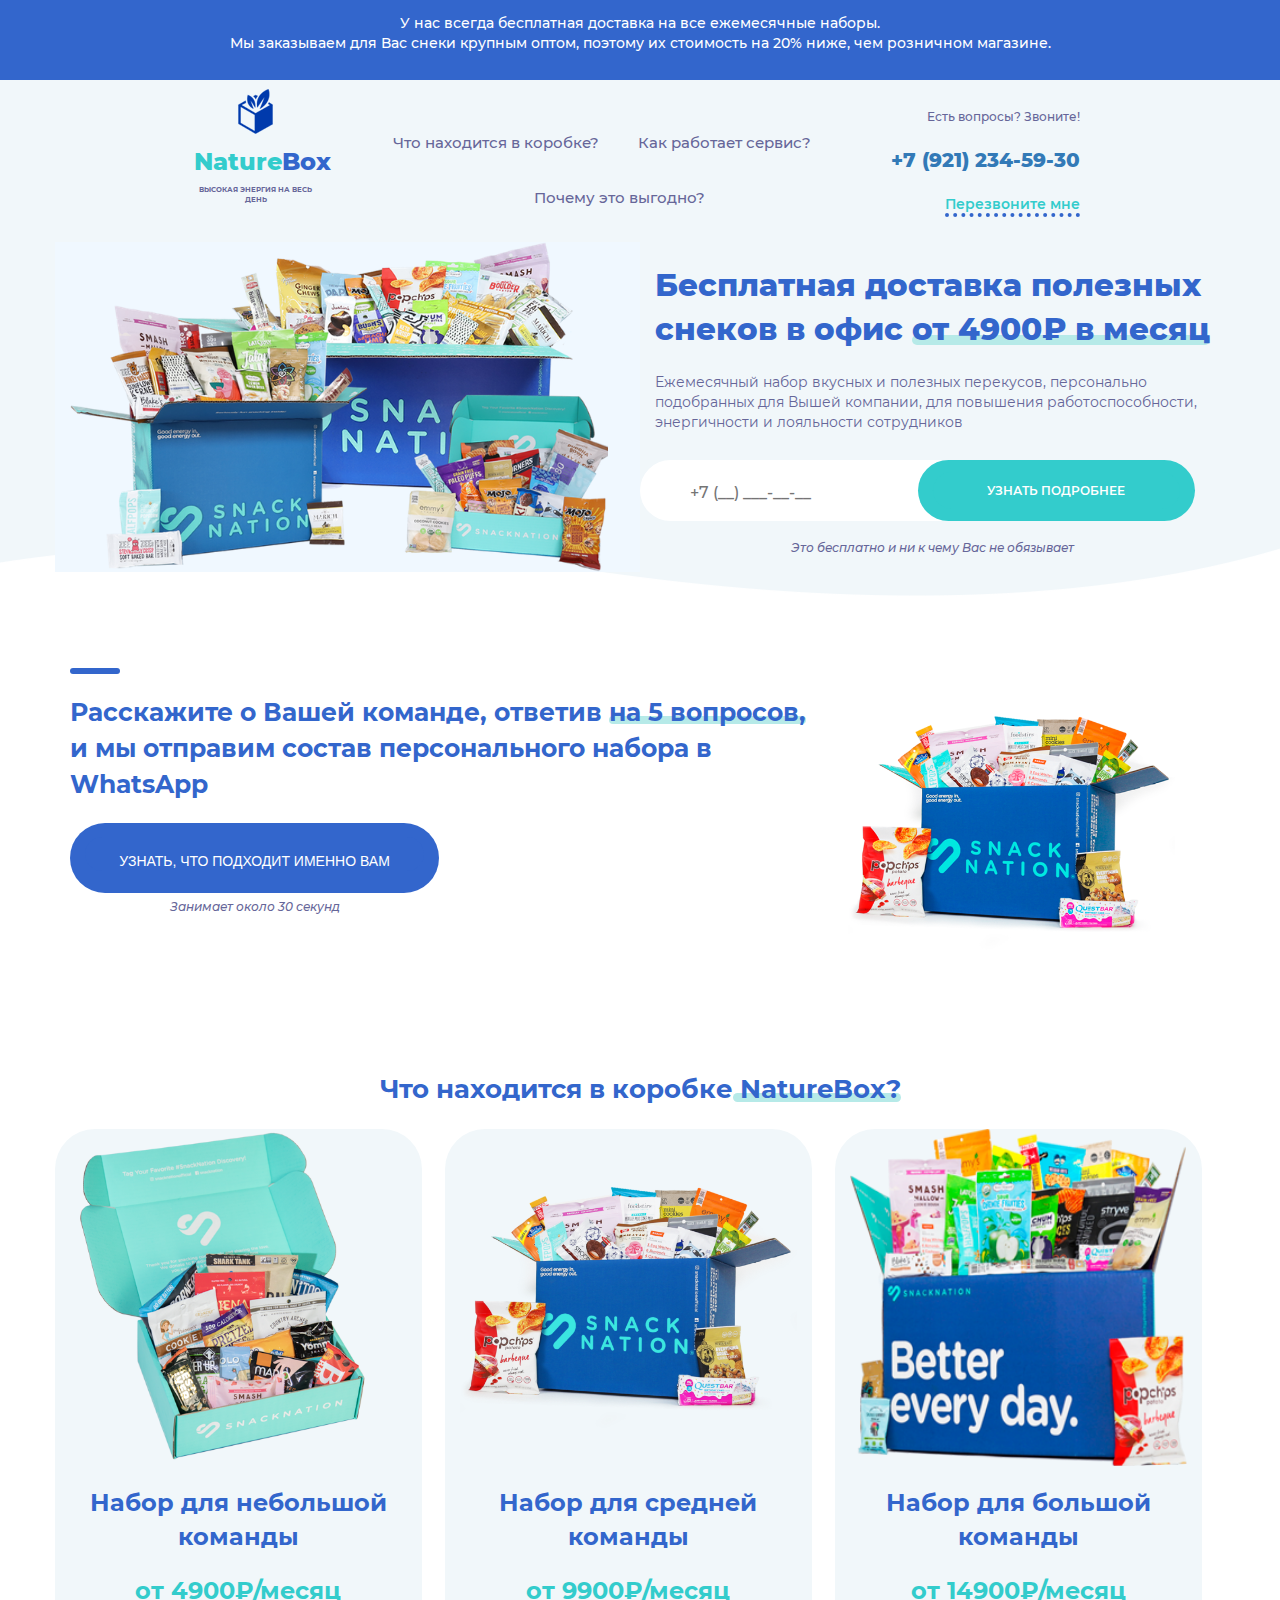
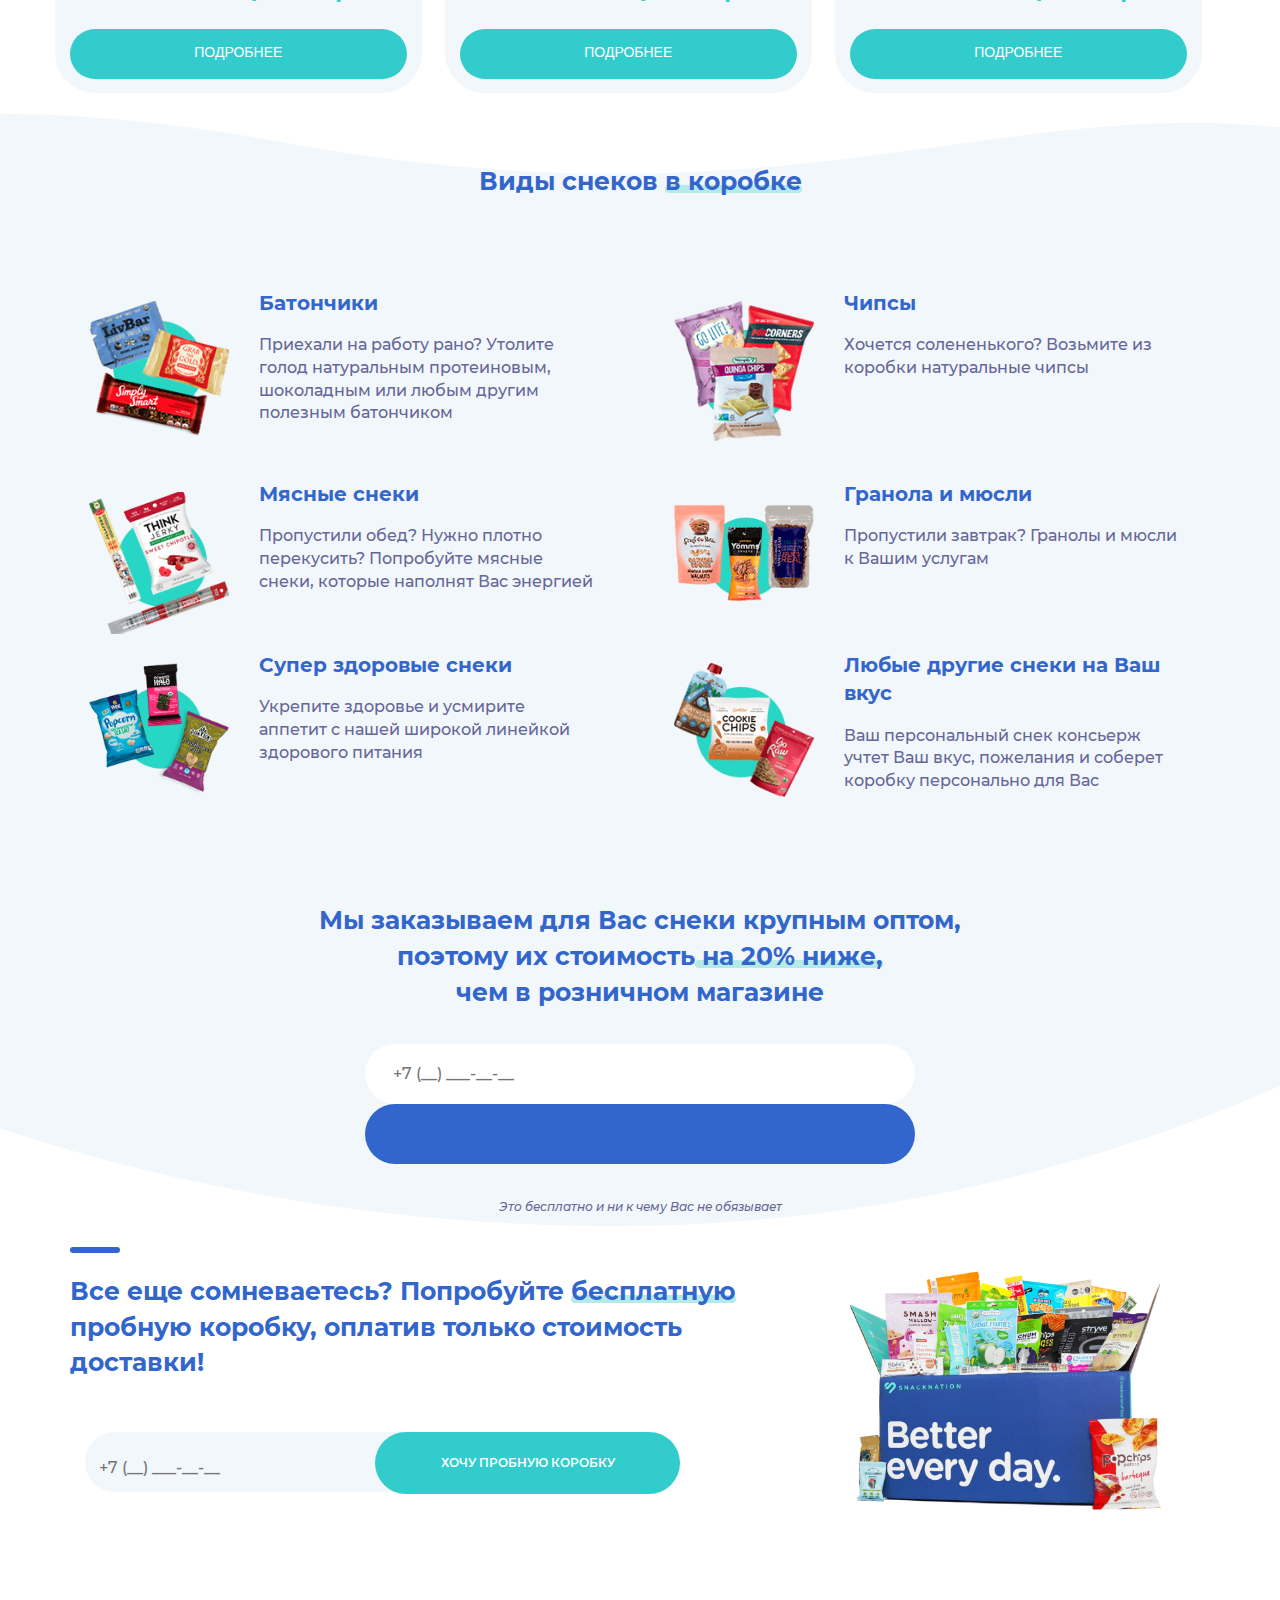
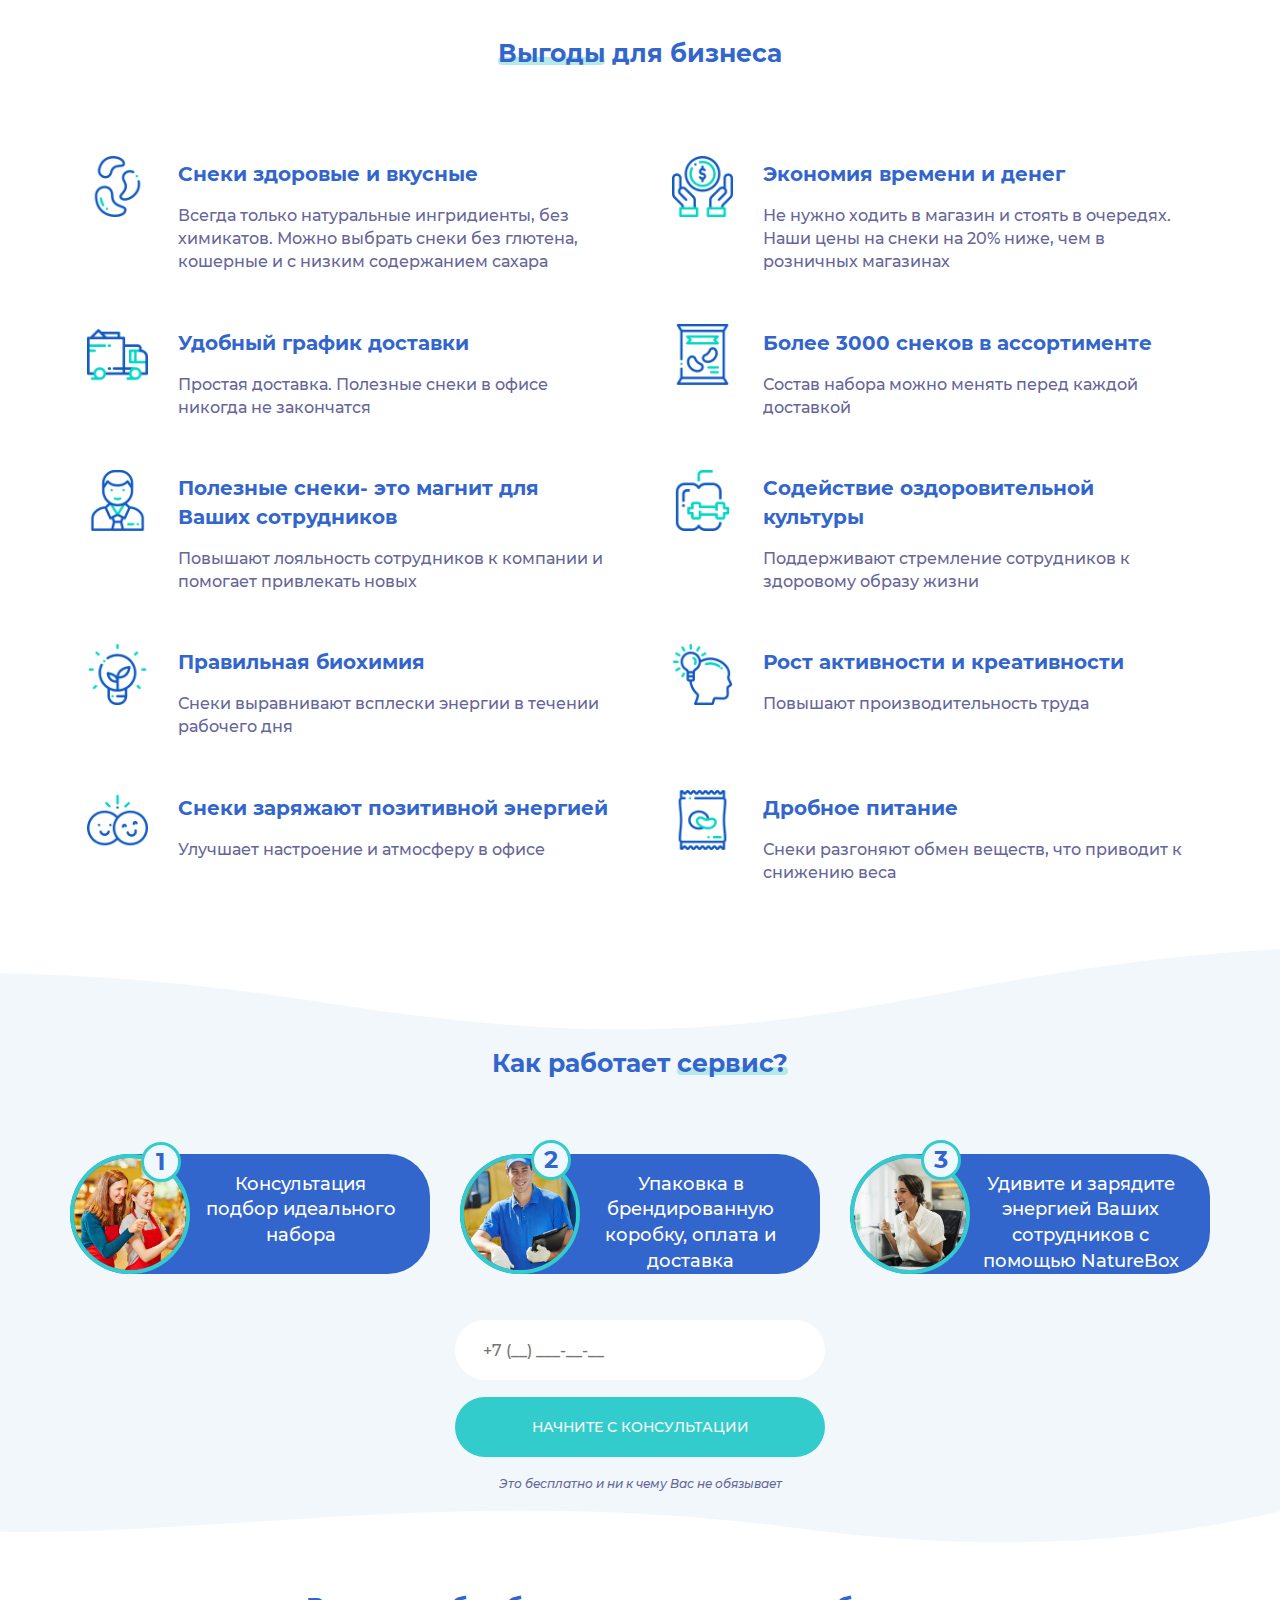
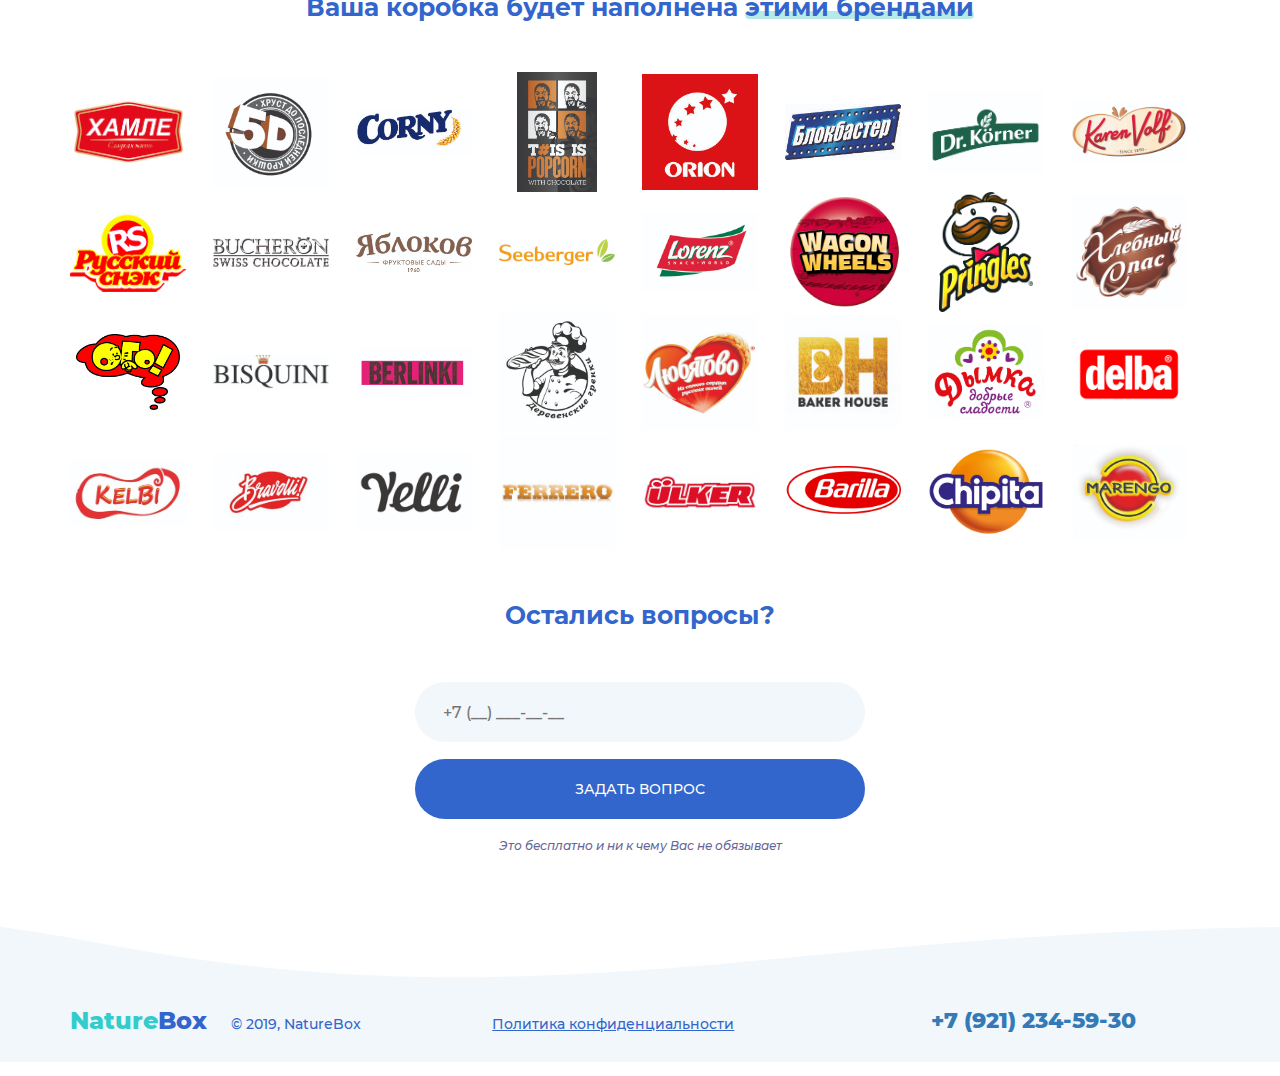
<file: index.html>
<!DOCTYPE html>
<html lang="ru">

<head>
	<meta charset="utf-8">

	<title>NatureBox</title>
	<meta name="SKYPE_TOOLBAR" content="SKYPE_TOOLBAR_PARSER_COMPATIBLE">
	<meta name="title" content="Достака полезных снэков в офис" />
	<meta name="description" content="Достака полезных снэков в офис" />
	<meta name="revisit-after" content="15" />
	<meta name="language" content="RU" />
	<meta name="robots" content="All" />
	<meta name="viewport" content="width=device-width, initial-scale=1">

	<!--css-->
	<link rel="stylesheet" href="css/style.css">
	<link rel="stylesheet" href="css/bootstrap.min.css">


	<!--js-->
	
	<script src="http://ajax.googleapis.com/ajax/libs/jquery/1.9.0/jquery.min.js"></script>
	<script src="js/jquery.maskedinput.js"></script>
	<script src="js/scripts.js"></script>

</head>

<body>
	<section style="width: 100%; position: fixed; z-index: 999999;">
		<section id="header-up">
			<p class="up">У нас всегда бесплатная доставка на все ежемесячные наборы.<br> Мы заказываем для Вас снеки
				крупным оптом, поэтому их стоимость на 20% ниже, чем розничном магазине. </p>
		</section>

		<section id="header-down">
			<nav id="menu">
				<div class="container-fluid">
					<div class="menu__wrapper">
						<div class="row" style="display: flex;text-align: center">
							<div class="col-md-2 col-sm-3 col-xs-6 logo">


								<img class="logotip" src="img/logo.png">
								<p class="nadpis"><a style="color:  #33cccc" href="">Nature<span
											style="color: #3366cc;">Box</span>
									</a></p>
								<p class="energy">Высокая энергия на весь день</p>

							</div>
							<div class="col-sm-5 col-xs-0 col-md-7 col_5">
								<nav class="nav">
									<ul class="nav--menu">
										<li><a href="#her" onclick="slowScroll('#her')" class="scrollto nav--menu-a">
												<p class="par-hd">Что находится в коробке?</p>
											</a></li>
										<li><a href="#her_2" onclick="slowScroll('#her_2')"
												class="scrollto nav--menu-a">
												<p class="par-hd">Как работает сервис?</p>
											</a></li>
										<li><a href="#her_3" onclick="slowScroll('#her_3')"
												class="scrollto nav--menu-a">
												<p class="par-hd">Почему это выгодно?</p>
											</a></li>

									</ul>
								</nav>
							</div>
							<div class="col-sm-4 col-md-3 col-xs-6 col_phone">
								<div class="contacts">

									<p class="zvonok">Есть вопросы? Звоните!</p>

									<p class="phone_up"><a class="nav--link" href="tel:+792123456789">+7 (921)
											234-59-30</a></p>

									<a href="">
										<p class="call_me"><span style=" border-bottom: 4px #3366cc dotted;">Перезвоните
												мне</span></p>
									</a>
								</div>
							</div>
						</div>
					</div>
				</div>

			</nav>
		</section>
	</section>
	<section id="dostavka">
		<div class="container">
			<div class="row">
				<div style="background-color: aliceblue;" class="col-sm-6 scnek1"><img class="scnec1"
						src="img/snec1.png" alt="" /> </div>
				<div class="col-sm-6">
					<h1 class="h2_top"> Бесплатная доставка полезных снеков в офис <span class="border"> от 4900₽ в
							месяц</span></h1>

					<p class="p_top">Ежемесячный набор вкусных и полезных перекусов, персонально подобранных для Вышей
						компании, для повышения работоспособности, энергичности и лояльности сотрудников </p>

					<div class="krug-white">



						<div class="row">

							<div class="col-sm-6 sm_6_1"><input class="phone_1" id="phone" name="phone"
									placeholder="+7 (__) ___-__-__"> </div>

							<div class="col-sm-6 podrobnee">
								<a href="#">
									<p class="button_green">Узнать подробнее</p>
								</a> </div>
						</div>
						<p class="melcii">Это бесплатно и ни к чему Вас не обязывает </p>
					</div>

				</div>
			</div>
		</div>


	</section>

	<section id="team">
		<div class="container">
			<div class="row">
				<div class="col-sm-8 shipping">
					<img class="shipping-button" src="img/question.png" alt="" />
					<hr class="team_line" size="6px" width="50px" align="left">
					<h2 class="blue-26">Расскажите о Вашей команде, ответив <span class="border">на 5 вопросов,</span>
						и мы отправим состав персонального набора в WhatsApp </h2>

					<div class="col-sm-6 uznat_podrobnee">
						<a href="#">
							<p class="uznat">Узнать, что подходит именно Вам</p>
						</a>
						<p class="melcii" style="padding-top: 4%">Занимает около 30 секунд </p>
					</div>

					<div class="col-sm-6" id="her"> </div>
				</div>

				<div class="col-sm-4 team_img">
					<img class="team_img_1" src="img/team.png" alt="" />
				</div>
			</div>
		</div>


	</section>

	<section id="box">
		<h2 class="blue-26_2" style="text-align: center;">Что находится в коробке<span class="border"> NatureBox?
			</span> </h2>



		<div class="container">

			<div class="row boxes">



				<div class="col-sm-4 col_sm_4">

					<img class="team_img_11" src="img/snac1.png" alt="" />
					<h2 class="blue-24">Набор для небольшой команды</h2>
					<h2 class="green-24">от 4900₽/месяц </h2>

					<a href="kartochka.html">
						<p class="button_green_2" style="height: 50px;">Подробнее</p>
					</a>


				</div>

				<div class="col-sm-4 col_sm_4">

					<img class="team_img_11" src="img/snac2.png" alt="" />
					<h2 class="blue-24">Набор для средней команды</h2>
					<h2 class="green-24">от 9900₽/месяц </h2>

					<a href="kartochka.html">
						<p class="button_green_2" style="height: 50px;">Подробнее</p>
					</a>


				</div>

				<div class="col-sm-4 col_sm_4">

					<img class="team_img_11" src="img/snac3.png" alt="картинка" />
					<h2 class="blue-24">Набор для большой команды</h2>
					<h2 class="green-24">от 14900₽/месяц </h2>

					<a href="kartochka.html">
						<p class="button_green_2" style="height: 50px;">Подробнее</p>
					</a>

				</div>

			</div>
		</div>
	</section>

	<section id="snacks">

		<h2 class="blue-26" style="text-align: center;     padding-bottom: 4%; padding-top: 4%;">Виды снеков <span
				class="border">в коробке</span> </h2>
		<div class="container">
			<div class="row snakis">
				<div class="col-sm-6  snaki">
					<div class="col-sm-4 col_sm_4_2"><img class="team_img_12" src="img/bat1.png" alt="" /></div>
					<div class="col-sm-8" style="padding-bottom: 4%">
						<h2 class="snak-h2">Батончики</h2>
						<p class="snack-p">Приехали на работу рано? Утолите голод натуральным протеиновым, шоколадным
							или любым другим полезным батончиком</p>
					</div>
				</div>

				<div class="col-sm-6 snaki">

					<div class="col-sm-4 col_sm_4_2"><img class="team_img_12" src="img/bat2.png" alt="" /></div>
					<div class="col-sm-8" style="padding-bottom: 4%">
						<h2 class="snak-h2">Чипсы</h2>
						<p class="snack-p">Хочется солененького? Возьмите из коробки натуральные чипсы </p>
					</div>
				</div>
			</div>
		</div>

		<div class="container">
			<div class="row snakis">
				<div class="col-sm-6 snaki">
					<div class="col-sm-4 col_sm_4_2"><img class="team_img_12" src="img/bat3.png" alt="" /></div>
					<div class="col-sm-8" style="padding-bottom: 4%">
						<h2 class="snak-h2">Мясные снеки</h2>
						<p class="snack-p">Пропустили обед? Нужно плотно перекусить? Попробуйте мясные снеки, которые
							наполнят Вас энергией</p>
					</div>
				</div>

				<div class="col-sm-6 snaki">

					<div class="col-sm-4 col_sm_4_2"><img class="team_img_12" src="img/bat4.png" alt="" /></div>
					<div class="col-sm-8 granola" style="padding-bottom: 4%">
						<h2 class="snak-h2">Гранола и мюсли</h2>
						<p class="snack-p">Пропустили завтрак? Гранолы и мюсли к Вашим услугам</p>
					</div>
				</div>
			</div>
		</div>
	</section>
	<section id="snack_2">
		<div class="container">
			<div class="row snakis">
				<div class="col-sm-6 snaki">
					<div class="col-sm-4 col_sm_4_2"><img class="team_img_12" src="img/bat5.png" alt="" /></div>
					<div class="col-sm-8" style="padding-bottom: 4%">
						<h2 class="snak-h2">Супер здоровые снеки</h2>
						<p class="snack-p">Укрепите здоровье и усмирите аппетит с нашей широкой линейкой здорового
							питания</p>
					</div>
				</div>


				<div class="col-sm-6 snaki">

					<div class="col-sm-4 col_sm_4_2"><img class="team_img_12" src="img/bat6.png" alt="" /></div>
					<div class="col-sm-8" style="padding-bottom: 4%">
						<h2 class="snak-h2">Любые другие снеки на Ваш вкус</h2>
						<p class="snack-p">Ваш персональный снек консьерж учтет Ваш вкус, пожелания и соберет коробку
							персонально для Вас</p>
					</div>
				</div>
			</div>
		</div>



		<h2 class="blue-26" style="text-align: center;     padding-bottom: 1%; padding-top: 4%;">Мы заказываем для Вас
			снеки крупным оптом,<br>поэтому их стоимость<span class="border"> на 20% ниже,</span><br>чем в розничном
			магазине </h2>
		<div class="container">
			<div class="row">
				<div class="col-sm-3"></div>
				<div class="col-sm-6 sm_6">

					<div style="text-align: center; padding-bottom: 3%; "><input class="phone_2" id="phones"
							name="phone" placeholder="+7 (__) ___-__-__">


						<input class="button_4" id="phones2" name="phone" type="submit"
							value="Узнать, что подходит именно Вам"> </div>
					<p class="melcii" style="text-align: center;">Это бесплатно и ни к чему Вас не обязывает </p>
				</div>
				<div class="col-sm-3"></div>
			</div>

		</div>
	</section>
	<section id="free_box">
		<div class="container">
			<div class="row">
				<div class="col-sm-8  shipping">
					<img class="shipping-button" src="img/shipping-button.png" alt="" />
					<hr class="team_line" size="6px" width="50px" align="left">
					<h2 class="blue-261">Все еще сомневаетесь? Попробуйте <span class="border">бесплатную</span> пробную
						коробку, оплатив только стоимость доставки! </h2>
					<div class="row">
						<div class="col-sm-10" id="her_3">
							<div class="krug-grey">
								<div class="col-sm-6"><input class="phone_3" id="phone_3" name="phone"
										placeholder="+7 (__) ___-__-__"> </div>

								<div class="col-sm-6 korobka">
									<p class="button_green button_2">Хочу пробную коробку</p>
								</div>
							</div>

						</div>
					</div>

					<div class="col-sm-2"> </div>
				</div>

				<div class="col-sm-4 col_sm_4_2">
					<img class="team_img_1_1" src="img/freebox.png" alt="" />
				</div>
			</div>
		</div>


	</section>


	<section id="business">
		<h2 class="blue-26" style="text-align: center;     padding-bottom: 4%; padding-top: 4%;"><span
				class="border">Выгоды</span> для бизнеса</h2>

		<div class="container">
			<div class="row snakis">
				<div class="col-sm-6 snaki">
					<div class="col-sm-2 col_sm_4_2 snaki6"><img class="team_img_1 img3" src="img/business1.png"
							alt="" /></div>
					<div class="col-sm-10" style="padding-bottom: 4%">
						<h2 class="snak-h2 snacki">Снеки здоровые и вкусные</h2>
						<p class="snack-p snacki">Всегда только натуральные ингридиенты, без химикатов. Можно выбрать
							снеки без глютена, кошерные и с низким содержанием сахара</p>
					</div>
				</div>

				<div class="col-sm-6 snaki">

					<div class="col-sm-2 col_sm_4_2 snaki6"><img class="team_img_1 img3" src="img/business2.png"
							alt="" /></div>
					<div class="col-sm-10" style="padding-bottom: 4%">
						<h2 class="snak-h2 snacki">Экономия времени и денег</h2>
						<p class="snack-p snacki">Не нужно ходить в магазин и стоять в очередях. Наши цены на снеки на
							20% ниже, чем в розничных магазинах</p>
					</div>
				</div>
			</div>
		</div>

		<div class="container">
			<div class="row snakis">
				<div class="col-sm-6 snaki">
					<div class="col-sm-2 col_sm_4_2 snaki6"><img class="team_img_1 img3" src="img/business3.png"
							alt="" /></div>
					<div class="col-sm-10" style="padding-bottom: 4%">
						<h2 class="snak-h2 snacki">Удобный график доставки</h2>
						<p class="snack-p snacki">Простая доставка. Полезные снеки в офисе никогда не закончатся</p>
					</div>
				</div>

				<div class="col-sm-6 snaki">

					<div class="col-sm-2 col_sm_4_2 snaki6"><img class="team_img_1 img3" src="img/business4.png"
							alt="" /></div>
					<div class="col-sm-10" style="padding-bottom: 4%">
						<h2 class="snak-h2 snacki">Более 3000 снеков в ассортименте</h2>
						<p class="snack-p snacki">Состав набора можно менять перед каждой доставкой</p>
					</div>
				</div>
			</div>
		</div>

		<div class="container">
			<div class="row snakis">
				<div class="col-sm-6 snaki">
					<div class="col-sm-2 col_sm_4_2 snaki6"><img class="team_img_1 img3" src="img/business5.png"
							alt="" /></div>
					<div class="col-sm-10" style="padding-bottom: 4%">
						<h2 class="snak-h2 snacki">Полезные снеки- это магнит для Ваших сотрудников</h2>
						<p class="snack-p snacki">Повышают лояльность сотрудников к компании и помогает привлекать новых
						</p>
					</div>
				</div>

				<div class="col-sm-6 snaki">

					<div class="col-sm-2 col_sm_4_2 snaki6"><img class="team_img_1 img3" src="img/business6.png"
							alt="" /></div>
					<div class="col-sm-10" style="padding-bottom: 4%">
						<h2 class="snak-h2 snacki">Содействие оздоровительной культуры</h2>
						<p class="snack-p snacki">Поддерживают стремление сотрудников к здоровому образу жизни</p>
					</div>
				</div>
			</div>
		</div>

		<div class="container">
			<div class="row snakis">
				<div class="col-sm-6 snaki">
					<div class="col-sm-2 col_sm_4_2 snaki6"><img class="team_img_1 img3" src="img/business7.png"
							alt="" /></div>
					<div class="col-sm-10" style="padding-bottom: 4%">
						<h2 class="snak-h2 snacki">Правильная биохимия</h2>
						<p class="snack-p snacki">Снеки выравнивают всплески энергии в течении рабочего дня</p>
					</div>
				</div>

				<div class="col-sm-6 snaki">

					<div class="col-sm-2 col_sm_4_2 snaki6"><img class="team_img_1 img3" src="img/business8.png"
							alt="" /></div>
					<div class="col-sm-10" style="padding-bottom: 4%">
						<h2 class="snak-h2 snacki">Рост активности и креативности</h2>
						<p class="snack-p snacki">Повышают производительность труда</p>
					</div>
				</div>
			</div>
		</div>

		<div class="container">
			<div class="row snakis">
				<div class="col-sm-6 snaki">
					<div class="col-sm-2 col_sm_4_2 snaki6"><img class="team_img_1 img3" src="img/business9.png"
							alt="" /></div>
					<div class="col-sm-10" style="padding-bottom: 4%">
						<h2 class="snak-h2 snacki">Снеки заряжают позитивной энергией</h2>
						<p class="snack-p snacki">Улучшает настроение и атмосферу в офисе</p>
					</div>
				</div>

				<div class="col-sm-6 snaki" id="her_2">

					<div class="col-sm-2 col_sm_4_2 snaki6"><img class="team_img_1 img3" src="img/business10.png"
							alt="" /></div>
					<div class="col-sm-10" style="padding-bottom: 4%">
						<h2 class="snak-h2 snacki">Дробное питание</h2>
						<p class="snack-p snacki">Снеки разгоняют обмен веществ, что приводит к снижению веса</p>
					</div>
				</div>
			</div>
		</div>
	</section>

	<section id="servis">
		<h2 class="blue-26" style="text-align: center;     padding-bottom: 4%;     padding-top: 8%;">Как работает <span
				class="border">сервис?</span></h2>
		<div class="container">
			<div class="row">
				<div class="col-sm-4 col_sm_4_3">


					<div class="d_servis servisd_1">
						<span class="cifra">1</span>
						<div class="col-sm-4 kartinka" style="padding-left: 0%"><img class="img_1_21"
								src="img/servis1.jpg" alt="" /></div>
						<div class="col-sm-8 sm_8">
							<p class="p_servis servis_1">Консультация подбор идеального набора</p>
						</div>
					</div>

				</div>
				<div class="col-sm-4 col_sm_4_3">
					<div class="d_servis servisd_1">
						<span class="cifra">2</span>

						<div class="col-sm-4 kartinka" style="padding-left: 0%"><img class="img_1_21"
								src="img/servis2.jpg" alt="" /> </div>
						<div class="col-sm-8 sm_8">
							<p class="p_servis servis_2"> Упаковка
								в брендированную коробку, оплата
								и доставка</p>
						</div>
					</div>
				</div>
				<div class="col-sm-4 col_sm_4_3">
					<div class="d_servis servisd_1">
						<span class="cifra">3</span>
						<div class="col-sm-4 kartinka" style="padding-left: 0%"><img class="img_1_21"
								src="img/servis3.jpg" alt="" /> </div>
						<div class="col-sm-8 sm_8">
							<p class="p_servis servis_3">Удивите и зарядите энергией Ваших сотрудников
								с помощью NatureBox</p>
						</div>
					</div>
				</div>
			</div>
		</div>
	</section>
	<section id="servis_1">
		<div class="container">
			<div class="row">
				<div class="col-sm-3"></div>
				<div class="col-sm-6">

					<div style="text-align: center; padding-bottom: 3%;padding-top: 5%; "><input class="phone_2_1"
							id="phones8" name="phone" placeholder="+7 (__) ___-__-__">
					</div>
					<div style="text-align: center; padding-bottom: 3%; "><input class="button_1" id="phones6"
							name="button" type="submit" value="Начните с консультации">
						<p class="melcii" style="text-align: center;padding-bottom: 4%">Это бесплатно и ни к чему Вас не
							обязывает </p>

					</div>
					<div class="col-sm-3"></div>
				</div>

			</div>
		</div>

	</section>

	<section id="brands">
		<h2 class="blue-26" style="text-align: center;         padding-bottom: 2%;
    padding-top: 2%;">Ваша коробка будет наполнена <span class="border">этими брендами</span></h2>
		<div class="container">
			<div class="row">
				<div class="col-sm-12 brendsi">
					<img class="brends" src="img/bren1.jpg" alt="" />
					<img class="brends" src="img/bren2.jpg" alt="" />
					<img class="brends" src="img/bren3.jpg" alt="" />
					<img class="brends" src="img/bren4.jpg" alt="" />
					<img class="brends" src="img/bren5.jpg" alt="" />
					<img class="brends" src="img/bren6.jpg" alt="" />
					<img class="brends" src="img/bren7.jpg" alt="" />
					<img class="brends" src="img/bren8.jpg" alt="" />
				</div>

				<div class="col-sm-12 brendsi">
					<img class="brends" src="img/bren9.jpg" alt="" />
					<img class="brends" src="img/bren10.jpg" alt="" />
					<img class="brends" src="img/bren11.jpg" alt="" />
					<img class="brends" src="img/bren12.jpg" alt="" />
					<img class="brends" src="img/bren13.jpg" alt="" />
					<img class="brends" src="img/bren14.jpg" alt="" />
					<img class="brends" src="img/bren15.jpg" alt="" />
					<img class="brends" src="img/bren16.jpg" alt="" />
				</div>

				<div class="col-sm-12 brendsi">
					<img class="brends" src="img/bren17.jpg" alt="" />
					<img class="brends" src="img/bren18.jpg" alt="" />
					<img class="brends" src="img/bren19.jpg" alt="" />
					<img class="brends" src="img/bren20.jpg" alt="" />
					<img class="brends" src="img/bren21.jpg" alt="" />
					<img class="brends" src="img/bren22.jpg" alt="" />
					<img class="brends" src="img/bren23.jpg" alt="" />
					<img class="brends" src="img/bren24.jpg" alt="" />
				</div>

				<div class="col-sm-12 brendsi">
					<img class="brends" src="img/bren25.jpg" alt="" />
					<img class="brends" src="img/bren26.jpg" alt="" />
					<img class="brends" src="img/bren27.jpg" alt="" />
					<img class="brends" src="img/bren28.jpg" alt="" />
					<img class="brends" src="img/bren29.jpg" alt="" />
					<img class="brends" src="img/bren30.jpg" alt="" />
					<img class="brends" src="img/bren31.jpg" alt="" />
					<img class="brends" src="img/bren32.jpg" alt="" />
				</div>
			</div>
		</div>


	</section>
	<section id="question">
		<h2 class="blue-26" style="text-align: center;       
    padding-top: 2%;">Остались вопросы?</h2>
		<div class="container">
			<div class="row">
				<div class="col-sm-3"></div>
				<div class="col-sm-6">

					<div style="text-align: center; padding-bottom: 3%;padding-top: 5%; "><input class="phone_4"
							id="phones677" name="phone" type="phone" placeholder="+7 (__) ___-__-__">
					</div>
					<div style="text-align: center; padding-bottom: 3%; "><input class="button_3" id="phone4s"
							name="button" type="submit" value="Задать вопрос">
						<p class="melcii" style="text-align: center;padding-bottom: 4%">Это бесплатно и ни к чему Вас не
							обязывает </p>

					</div>
					<div class="col-sm-3"></div>
				</div>

			</div>
		</div>
	</section>
	<section id="footer">
		<div class="container">
			<div class="row">
				<div class="col-sm-4"> <a href="">
						<p class="niz">Nature<span style="color: #3366cc;">Box</span> <span style="font-size: 14px;
    padding-left: 5%;
    color: #3366cc;
    font-family: MM;">© 2019, NatureBox</span></p>
					</a>
				</div>
				<div class="col-sm-4"><a href="">
						<p class="politica">Политика конфиденциальности </p>
					</a></div>
				<div class="col-sm-4"><a class="nav--link" href="tel:+79115114747">
						<p class="phone_foot">+7 (921) 234-59-30</p>
					</a></div>
			</div>
		</div>

	</section>


</body>



</html>
</file>
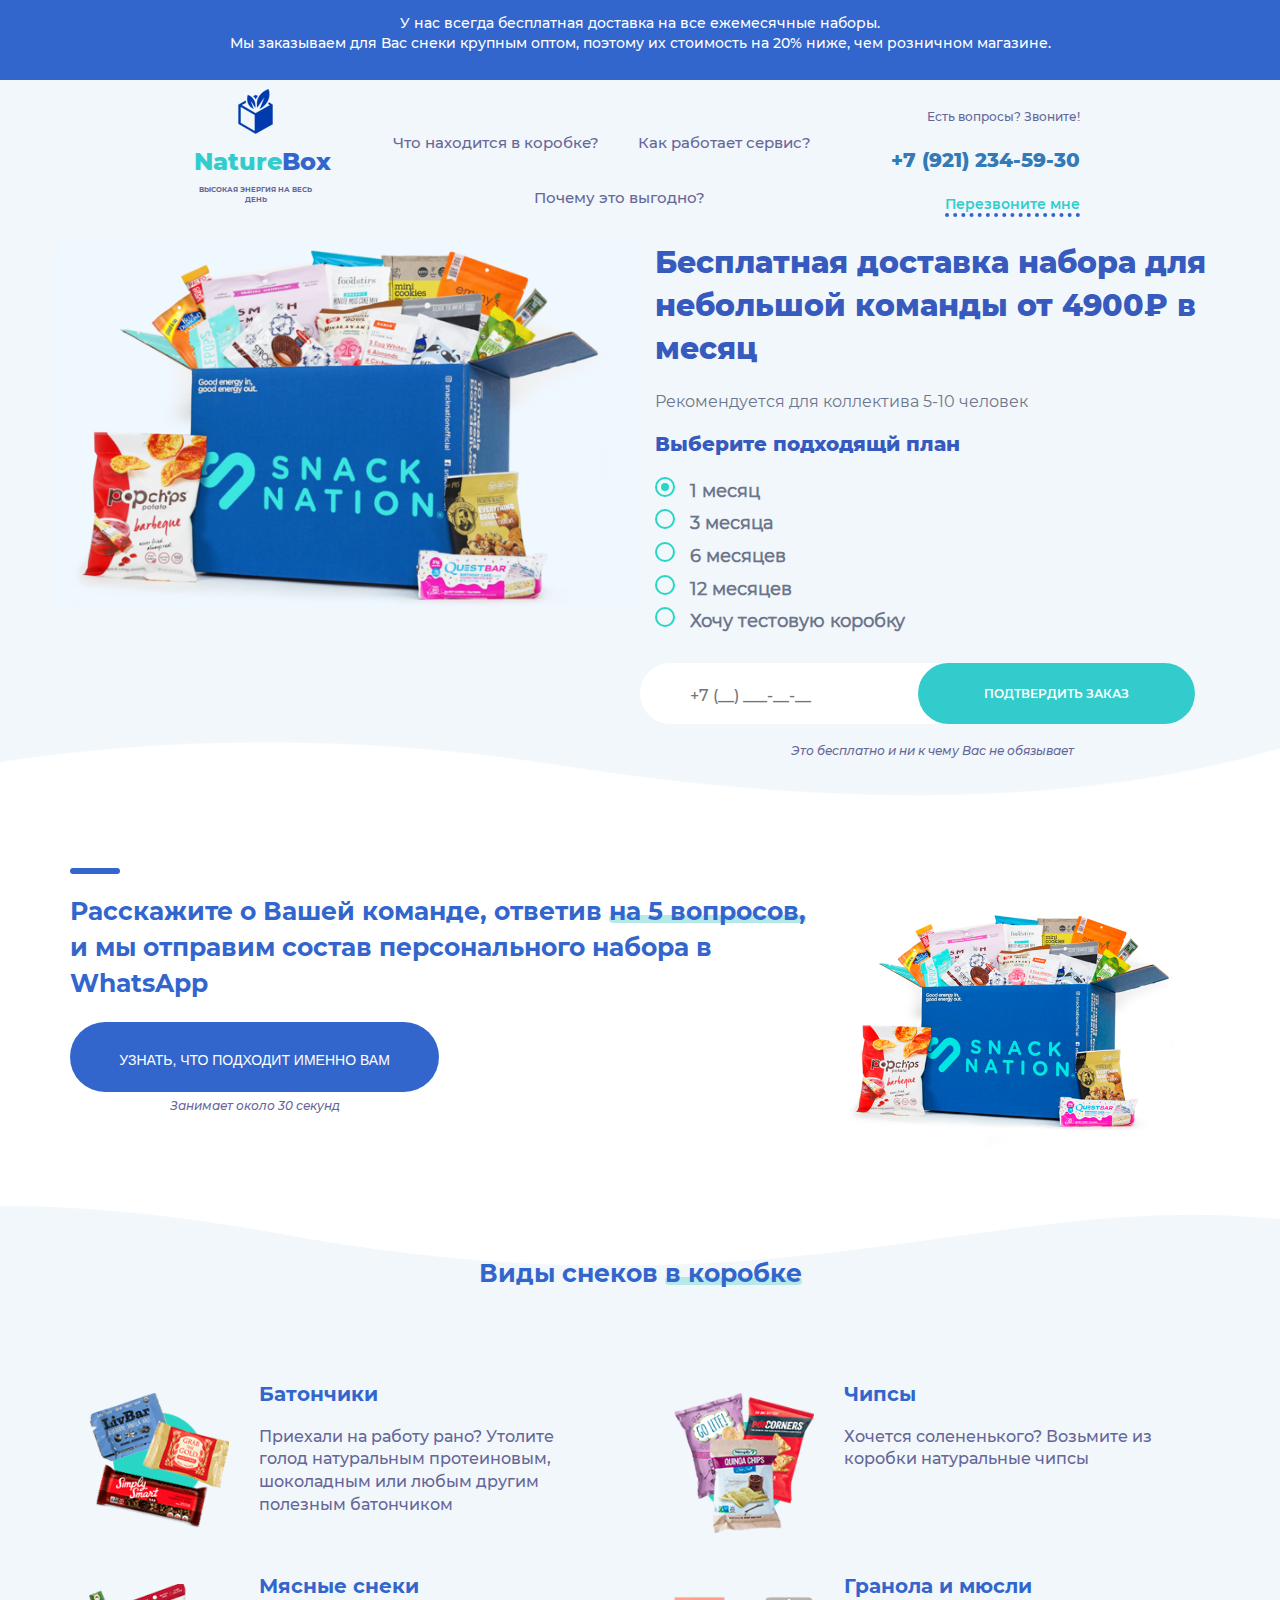
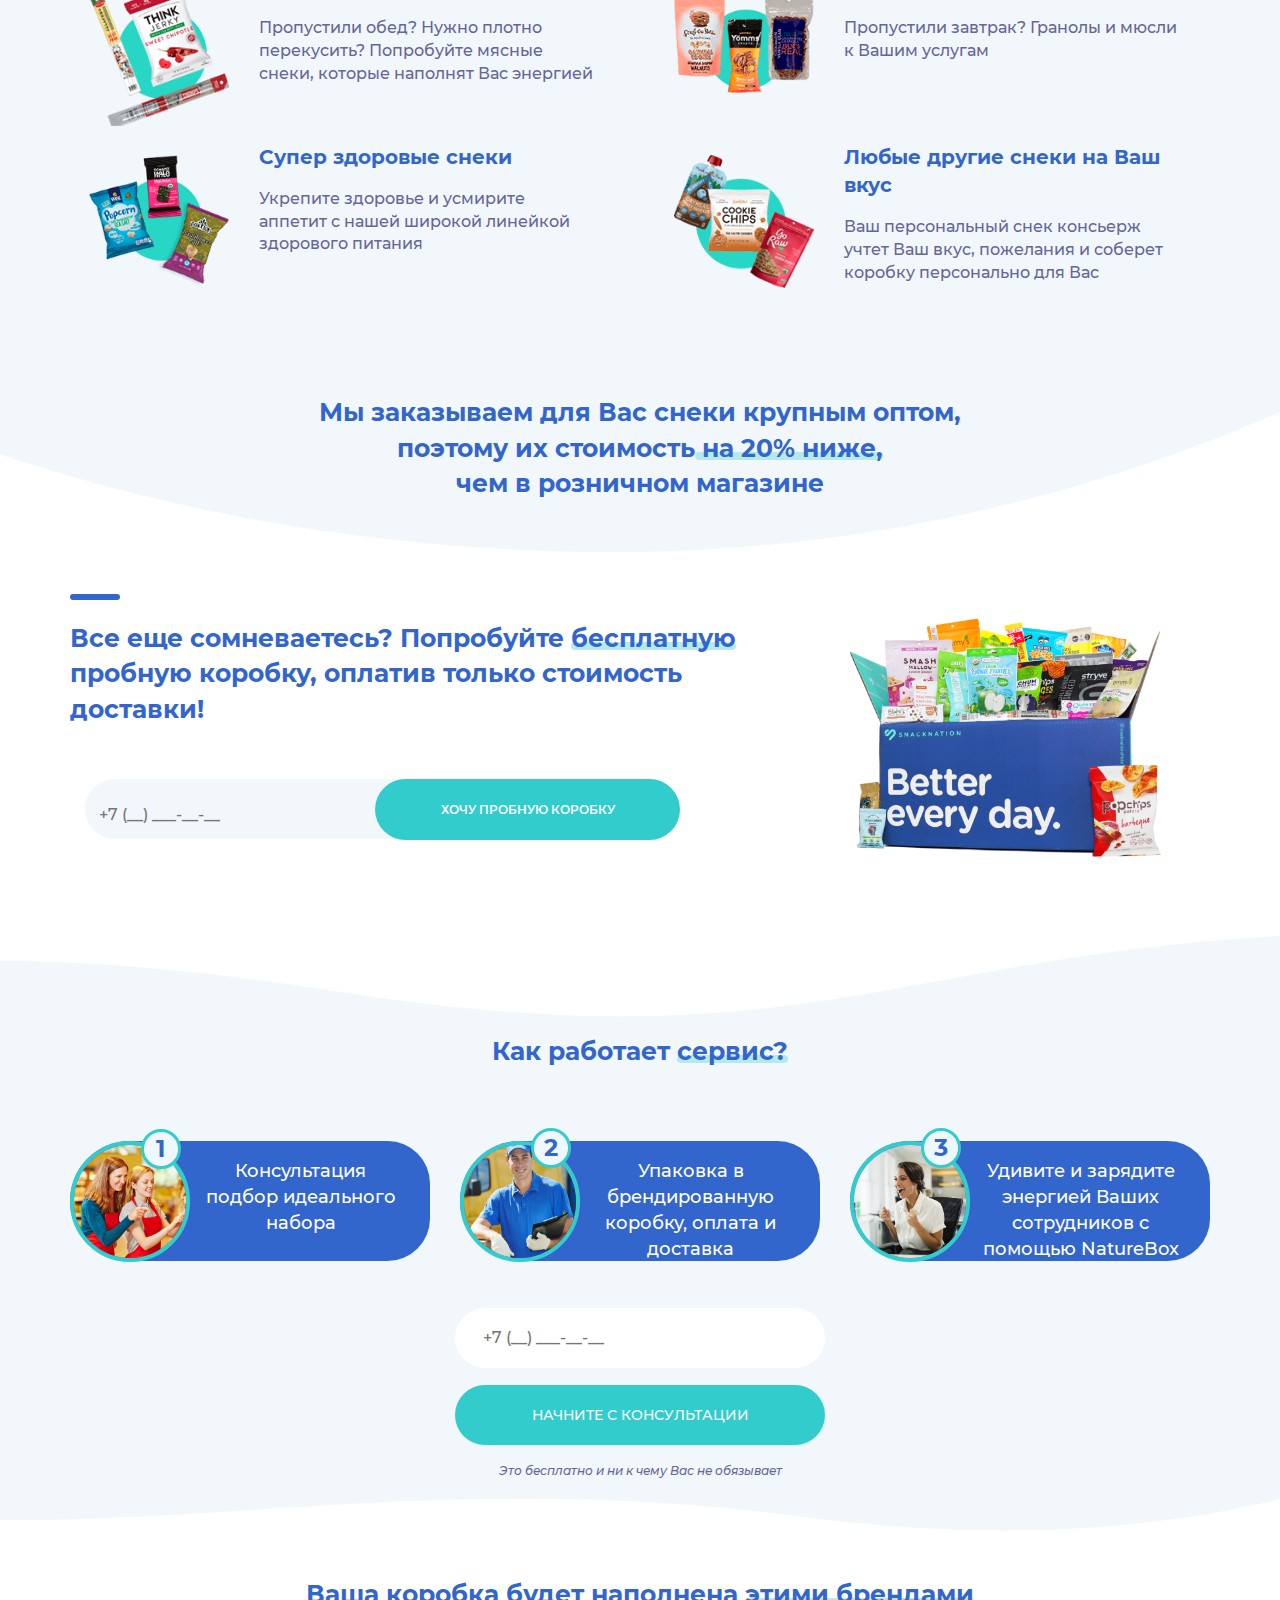
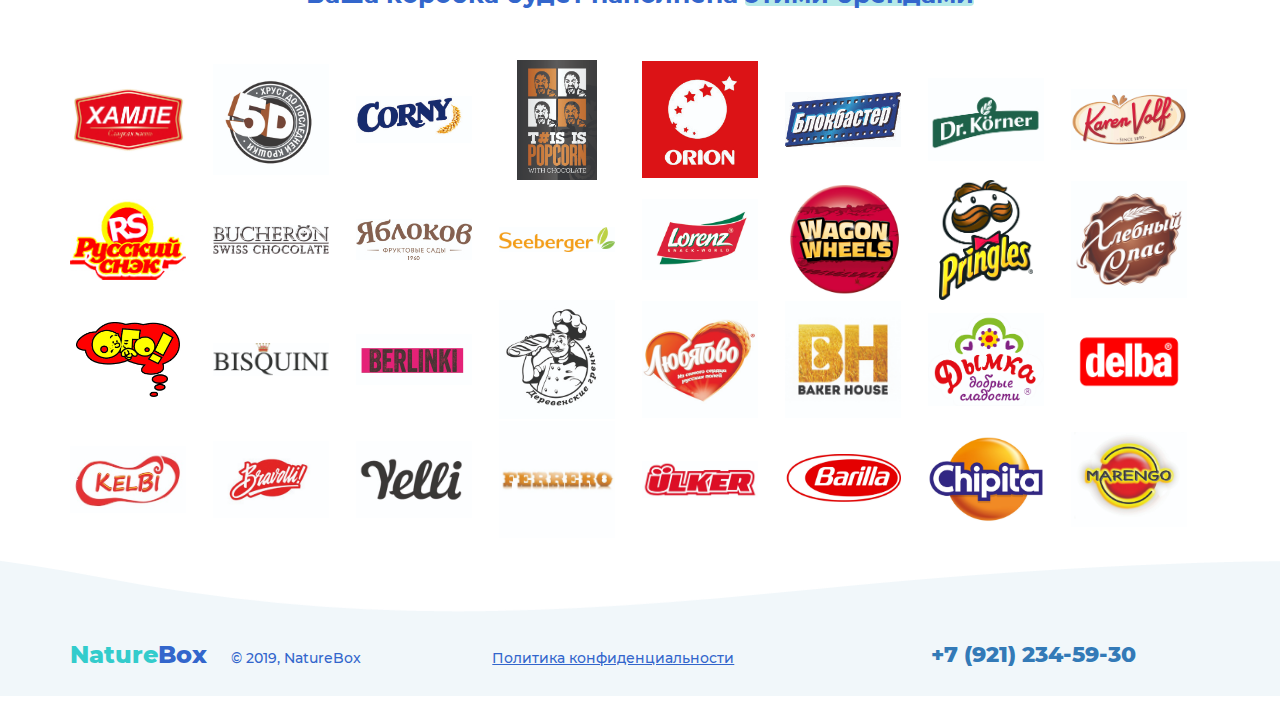
<file: kartochka.html>
<!DOCTYPE html>
<html lang="ru">

<head>
	<meta charset="utf-8">

	<title>NatureBox</title>
	<meta name="SKYPE_TOOLBAR" content="SKYPE_TOOLBAR_PARSER_COMPATIBLE">
	<meta name="title" content="Достака полезных снэков в офис" />
	<meta name="description" content="Достака полезных снэков в офис" />
	<meta name="revisit-after" content="15" />
	<meta name="language" content="RU" />
	<meta name="robots" content="All" />
	<meta name="viewport" content="width=device-width, initial-scale=1">

	<!--css-->
	<link rel="stylesheet" href="css/style.css">
	<link rel="stylesheet" href="css/bootstrap.min.css">


	<!--js-->
	<script src="http://ajax.googleapis.com/ajax/libs/jquery/1.9.0/jquery.min.js"></script>
	<script src="js/jquery.maskedinput.js"></script>

</head>

<body>
	<header>
		<section style="width: 100%; position: fixed; z-index: 999999;">
			<section id="header-up">
				<p class="up">У нас всегда бесплатная доставка на все ежемесячные наборы.<br> Мы заказываем для Вас
					снеки крупным оптом, поэтому их стоимость на 20% ниже, чем розничном магазине. </p>
			</section>

			<section id="header-down">
				<nav id="menu">
					<div class="container-fluid">
						<div class="menu__wrapper">
							<div class="row" style="display: flex;text-align: center">
								<div class="col-md-2 col-sm-3 col-xs-6 logo">


									<img class="logotip" src="img/logo.png">
									<p class="nadpis"><a style="color:  #33cccc" href="index.html">Nature<span
												style="color: #3366cc;">Box</span>
										</a></p>
									<p class="energy">Высокая энергия на весь день</p>

								</div>
								<div class="col-sm-5 col-xs-0 col-md-7 col_5">
									<nav class="nav">
										<ul class="nav--menu">
											<li><a href="#her" onclick="slowScroll('#her')"
													class="scrollto nav--menu-a">
													<p class="par-hd">Что находится в коробке?</p>
												</a></li>
											<li><a href="#her_2" onclick="slowScroll('#her_2')"
													class="scrollto nav--menu-a">
													<p class="par-hd">Как работает сервис?</p>
												</a></li>
											<li><a href="#her_3" onclick="slowScroll('#her_3')"
													class="scrollto nav--menu-a">
													<p class="par-hd">Почему это выгодно?</p>
												</a></li>

										</ul>
									</nav>
								</div>
								<div class="col-sm-4 col-md-3 col-xs-6 col_phone">
									<div class="contacts">

										<p class="zvonok">Есть вопросы? Звоните!</p>

										<p class="phone_up"><a class="nav--link" href="tel:+792123456789">+7 (921)
												234-59-30</a></p>

										<a href="">
											<p class="call_me"><span
													style=" border-bottom: 4px #3366cc dotted;">Перезвоните мне</span>
											</p>
										</a>
									</div>
								</div>
							</div>
						</div>
					</div>

				</nav>
			</section>
		</section>
	</header>


	<section id="dostavka">
		<div class="container">
			<div class="row">
				<div style="background-color: aliceblue;" class="col-sm-6 scnek1"><img class="scnec1"
						src="img/kartochka.png" alt="" /> </div>
				<div class="col-sm-6">
					<h1 class="h2_top kartochka_h1"> Бесплатная доставка набора для небольшой команды от 4900₽ в месяц
					</h1>
					<p class="kartocka_melcii  ">Рекомендуется для коллектива 5-10 человек</p>
					<h2 class="kartochka_h2">Выберите подходящй план</h2>

					<p style="font-size: 18px;font-family: MR;color: #6d758c;"><label class="radio"><input type="radio"
								name="g" checked><span></span> 1 месяц</label>
						<label class="radio radio_1"><input type="radio" name="g" value=""><span></span> 3
							месяца</label>
						<label class="radio radio_1"><input type="radio" name="g" value=""><span></span> 6
							месяцев</label>
						<label class="radio radio_1"><input type="radio" name="g" value=""><span></span> 12
							месяцев</label>
						<label class="radio radio_1"><input type="radio" name="g" value=""><span></span> Хочу тестовую
							коробку</label>
					</p>

					<div class="krug-white">
						<div class="row">

							<div class="col-sm-6 sm_6_1"><input class="phone_1" id="phone" name="phone"
									placeholder="+7 (__) ___-__-__"> </div>

							<div class="col-sm-6 podrobnee">
								<a href="#">
									<p class="button_green">Подтвердить заказ</p>
								</a> </div>
						</div>
						<p class="melcii">Это бесплатно и ни к чему Вас не обязывает </p>
					</div>


				</div>
			</div>
		</div>



	</section>

	<section id="team">
		<div class="container">
			<div class="row">
				<div class="col-sm-8 shipping">
					<img class="shipping-button" src="img/question.png" alt="" />
					<hr class="team_line" size="6px" width="50px" align="left">
					<h2 class="blue-26">Расскажите о Вашей команде, ответив <span class="border">на 5 вопросов,</span>
						и мы отправим состав персонального набора в WhatsApp </h2>

					<div class="col-sm-6 uznat_podrobnee">
						<a href="#">
							<p class="uznat">Узнать, что подходит именно Вам</p>
						</a>
						<p class="melcii" style="padding-top: 4%">Занимает около 30 секунд </p>
					</div>

					<div class="col-sm-6" id="her"> </div>
				</div>

				<div class="col-sm-4 team_img">
					<img class="team_img_1" src="img/team.png" alt="" />
				</div>
			</div>
		</div>


	</section>


	<section id="snacks">

		<h2 class="blue-26" style="text-align: center;     padding-bottom: 4%; padding-top: 4%;">Виды снеков <span
				class="border">в коробке</span> </h2>
		<div class="container">
			<div class="row snakis">
				<div class="col-sm-6  snaki">
					<div class="col-sm-4 col_sm_4_2"><img class="team_img_12" src="img/bat1.png" alt="" /></div>
					<div class="col-sm-8" style="padding-bottom: 4%">
						<h2 class="snak-h2">Батончики</h2>
						<p class="snack-p">Приехали на работу рано? Утолите голод натуральным протеиновым, шоколадным
							или любым другим полезным батончиком</p>
					</div>
				</div>

				<div class="col-sm-6 snaki">

					<div class="col-sm-4 col_sm_4_2"><img class="team_img_12" src="img/bat2.png" alt="" /></div>
					<div class="col-sm-8" style="padding-bottom: 4%">
						<h2 class="snak-h2">Чипсы</h2>
						<p class="snack-p">Хочется солененького? Возьмите из коробки натуральные чипсы </p>
					</div>
				</div>
			</div>
		</div>

		<div class="container">
			<div class="row snakis">
				<div class="col-sm-6 snaki">
					<div class="col-sm-4 col_sm_4_2"><img class="team_img_12" src="img/bat3.png" alt="" /></div>
					<div class="col-sm-8" style="padding-bottom: 4%">
						<h2 class="snak-h2">Мясные снеки</h2>
						<p class="snack-p">Пропустили обед? Нужно плотно перекусить? Попробуйте мясные снеки, которые
							наполнят Вас энергией</p>
					</div>
				</div>

				<div class="col-sm-6 snaki">

					<div class="col-sm-4 col_sm_4_2"><img class="team_img_12" src="img/bat4.png" alt="" /></div>
					<div class="col-sm-8 granola" style="padding-bottom: 4%">
						<h2 class="snak-h2">Гранола и мюсли</h2>
						<p class="snack-p">Пропустили завтрак? Гранолы и мюсли к Вашим услугам</p>
					</div>
				</div>
			</div>
		</div>
	</section>
	<section id="snack_2">
		<div class="container">
			<div class="row snakis">
				<div class="col-sm-6 snaki">
					<div class="col-sm-4 col_sm_4_2"><img class="team_img_12" src="img/bat5.png" alt="" /></div>
					<div class="col-sm-8" style="padding-bottom: 4%">
						<h2 class="snak-h2">Супер здоровые снеки</h2>
						<p class="snack-p">Укрепите здоровье и усмирите аппетит с нашей широкой линейкой здорового
							питания</p>
					</div>
				</div>


				<div class="col-sm-6 snaki">

					<div class="col-sm-4 col_sm_4_2"><img class="team_img_12" src="img/bat6.png" alt="" /></div>
					<div class="col-sm-8" style="padding-bottom: 4%">
						<h2 class="snak-h2">Любые другие снеки на Ваш вкус</h2>
						<p class="snack-p">Ваш персональный снек консьерж учтет Ваш вкус, пожелания и соберет коробку
							персонально для Вас</p>
					</div>
				</div>
			</div>
		</div>



		<h2 class="blue-26" style="text-align: center;     padding-bottom: 4%; padding-top: 4%;">Мы заказываем для Вас
			снеки крупным оптом,<br>поэтому их стоимость<span class="border"> на 20% ниже,</span><br>чем в розничном
			магазине </h2>

	</section>
	<section id="free_box">
		<div class="container">
			<div class="row">
				<div class="col-sm-8  shipping">
					<img class="shipping-button" src="img/shipping-button.png" alt="" />
					<hr class="team_line" size="6px" width="50px" align="left">
					<h2 class="blue-261">Все еще сомневаетесь? Попробуйте <span class="border">бесплатную</span> пробную
						коробку, оплатив только стоимость доставки! </h2>
					<div class="row">
						<div class="col-sm-10" id="her_3">
							<div class="krug-grey">
								<div class="col-sm-6"><input class="phone_3" id="phone_3" name="phone"
										placeholder="+7 (__) ___-__-__"> </div>

								<div class="col-sm-6 korobka">
									<p class="button_green button_2">Хочу пробную коробку</p>
								</div>
							</div>

						</div>
					</div>

					<div class="col-sm-2"> </div>
				</div>

				<div class="col-sm-4 col_sm_4_2">
					<img class="team_img_1_1" src="img/freebox.png" alt="" />
				</div>
			</div>
		</div>


	</section>




	<section id="servis">
		<h2 class="blue-26" style="text-align: center;     padding-bottom: 4%;     padding-top: 8%;">Как работает <span
				class="border">сервис?</span></h2>
		<div class="container">
			<div class="row">
				<div class="col-sm-4 col_sm_4_3">


					<div class="d_servis servisd_1">
						<span class="cifra">1</span>
						<div class="col-sm-4 kartinka" style="padding-left: 0%"><img class="img_1_21"
								src="img/servis1.jpg" alt="" /></div>
						<div class="col-sm-8 sm_8">
							<p class="p_servis servis_1">Консультация подбор идеального набора</p>
						</div>
					</div>

				</div>
				<div class="col-sm-4 col_sm_4_3">
					<div class="d_servis servisd_1">
						<span class="cifra">2</span>

						<div class="col-sm-4 kartinka" style="padding-left: 0%"><img class="img_1_21"
								src="img/servis2.jpg" alt="" /> </div>
						<div class="col-sm-8 sm_8">
							<p class="p_servis servis_2"> Упаковка
								в брендированную коробку, оплата
								и доставка</p>
						</div>
					</div>
				</div>
				<div class="col-sm-4 col_sm_4_3">
					<div class="d_servis servisd_1">
						<span class="cifra">3</span>
						<div class="col-sm-4 kartinka" style="padding-left: 0%"><img class="img_1_21"
								src="img/servis3.jpg" alt="" /> </div>
						<div class="col-sm-8 sm_8">
							<p class="p_servis servis_3">Удивите и зарядите энергией Ваших сотрудников
								с помощью NatureBox</p>
						</div>
					</div>
				</div>
			</div>
		</div>
	</section>
	<section id="servis_1">
		<div class="container">
			<div class="row">
				<div class="col-sm-3"></div>
				<div class="col-sm-6">

					<div style="text-align: center; padding-bottom: 3%;padding-top: 5%; "><input class="phone_2_1"
							id="phones" name="phone" placeholder="+7 (__) ___-__-__">
					</div>
					<div style="text-align: center; padding-bottom: 3%; "><input class="button_1" id="phoness"
							name="phone" type="submit" value="Начните с консультации">
						<p class="melcii" style="text-align: center;padding-bottom: 4%">Это бесплатно и ни к чему Вас не
							обязывает </p>

					</div>
					<div class="col-sm-3"></div>
				</div>

			</div>
		</div>

	</section>

	<section id="brands">
		<h2 class="blue-26" style="text-align: center;         padding-bottom: 2%;
    padding-top: 2%;">Ваша коробка будет наполнена <span class="border">этими брендами</span></h2>
		<div class="container">
			<div class="row">
				<div class="col-sm-12 brendsi">
					<img class="brends" src="img/bren1.jpg" alt="" />
					<img class="brends" src="img/bren2.jpg" alt="" />
					<img class="brends" src="img/bren3.jpg" alt="" />
					<img class="brends" src="img/bren4.jpg" alt="" />
					<img class="brends" src="img/bren5.jpg" alt="" />
					<img class="brends" src="img/bren6.jpg" alt="" />
					<img class="brends" src="img/bren7.jpg" alt="" />
					<img class="brends" src="img/bren8.jpg" alt="" />
				</div>

				<div class="col-sm-12 brendsi">
					<img class="brends" src="img/bren9.jpg" alt="" />
					<img class="brends" src="img/bren10.jpg" alt="" />
					<img class="brends" src="img/bren11.jpg" alt="" />
					<img class="brends" src="img/bren12.jpg" alt="" />
					<img class="brends" src="img/bren13.jpg" alt="" />
					<img class="brends" src="img/bren14.jpg" alt="" />
					<img class="brends" src="img/bren15.jpg" alt="" />
					<img class="brends" src="img/bren16.jpg" alt="" />
				</div>

				<div class="col-sm-12 brendsi">
					<img class="brends" src="img/bren17.jpg" alt="" />
					<img class="brends" src="img/bren18.jpg" alt="" />
					<img class="brends" src="img/bren19.jpg" alt="" />
					<img class="brends" src="img/bren20.jpg" alt="" />
					<img class="brends" src="img/bren21.jpg" alt="" />
					<img class="brends" src="img/bren22.jpg" alt="" />
					<img class="brends" src="img/bren23.jpg" alt="" />
					<img class="brends" src="img/bren24.jpg" alt="" />
				</div>

				<div class="col-sm-12 brendsi">
					<img class="brends" src="img/bren25.jpg" alt="" />
					<img class="brends" src="img/bren26.jpg" alt="" />
					<img class="brends" src="img/bren27.jpg" alt="" />
					<img class="brends" src="img/bren28.jpg" alt="" />
					<img class="brends" src="img/bren29.jpg" alt="" />
					<img class="brends" src="img/bren30.jpg" alt="" />
					<img class="brends" src="img/bren31.jpg" alt="" />
					<img class="brends" src="img/bren32.jpg" alt="" />
				</div>
			</div>
		</div>


	</section>

	<section id="footer">
		<div class="container">
			<div class="row">
				<div class="col-sm-4"> <a href="">
						<p class="niz">Nature<span style="color: #3366cc;">Box</span> <span style="font-size: 14px;
    padding-left: 5%;
    color: #3366cc;
    font-family: MM;">© 2019, NatureBox</span></p>
					</a>
				</div>
				<div class="col-sm-4"><a href="">
						<p class="politica">Политика конфиденциальности </p>
					</a></div>
				<div class="col-sm-4"><a class="nav--link" href="tel:+79115114747">
						<p class="phone_foot">+7 (921) 234-59-30</p>
					</a></div>
			</div>
		</div>

	</section>


</body>
<script type="text/javascript">
	function slowScroll(id) {
		var offset = 0;
		$('html, body').animate({
			scrollTop: $(id).offset().top - offset
		}, 1000);
		return false;
	}
</script>

<script type="text/javascript">
	(function ($) {
		// 'use strict';

		// Main Navigation
		$('.hamburger-menu').on('click', function () {
			$(this).toggleClass('open');
			$('nav').toggleClass('show');
		});
	})(jQuery);
</script>

<script type="text/javascript">
	jQuery(function ($) {

		$("#phones").mask("+7 (999) 999-99-99");
	});
</script>
<script type="text/javascript">
	jQuery(function ($) {

		$("#phone").mask("+7 (999) 999-99-99");
	});
</script>
<script type="text/javascript">
	jQuery(function ($) {

		$("#phone_3").mask("+7 (999) 999-99-99");
	});
</script>

</html>
</file>
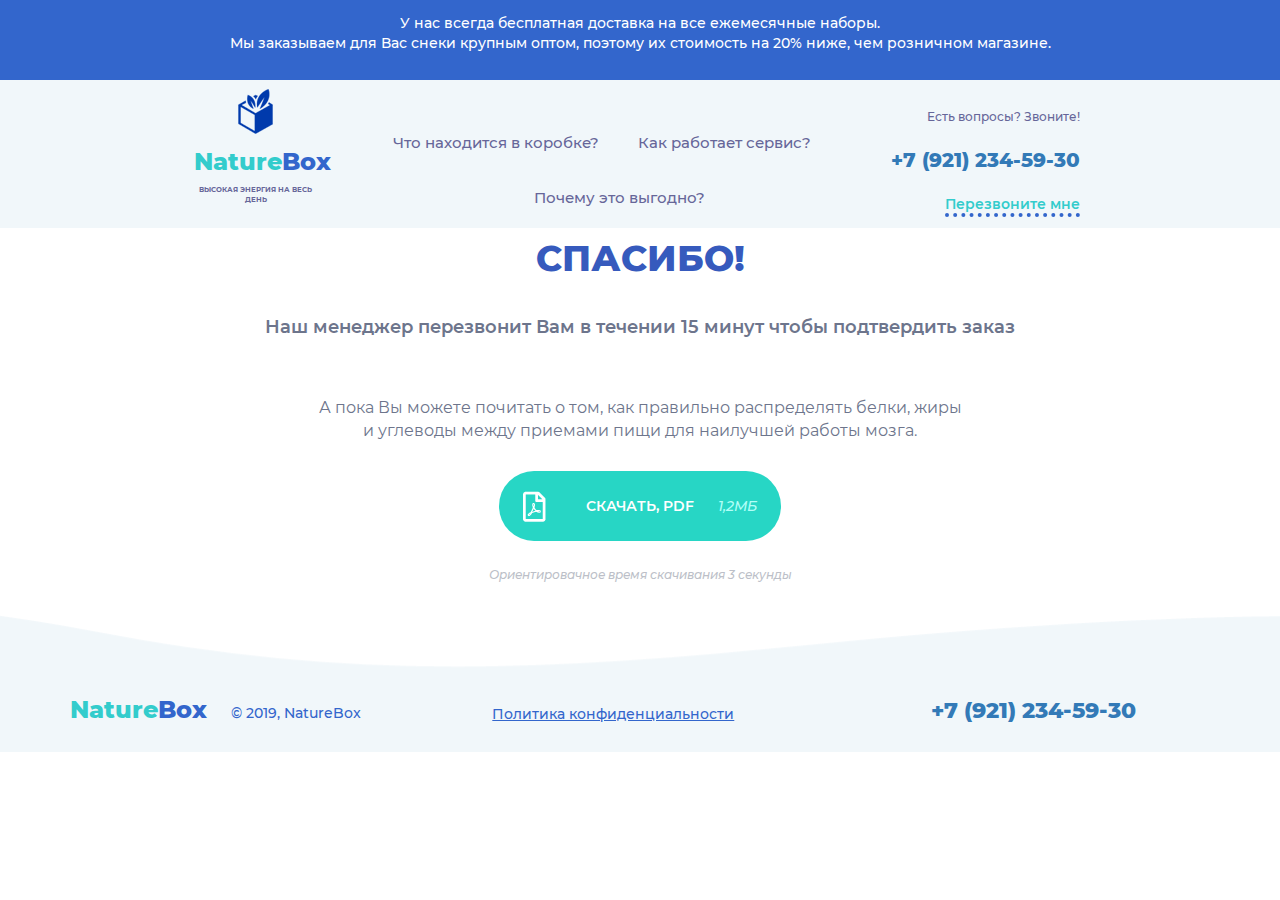
<file: spasibo.html>
<!DOCTYPE html>
<html lang="ru">

<head>
	<meta charset="utf-8">

	<title>NatureBox</title>
	<meta name="SKYPE_TOOLBAR" content="SKYPE_TOOLBAR_PARSER_COMPATIBLE">
	<meta name="title" content="Достака полезных снэков в офис" />
	<meta name="description" content="Достака полезных снэков в офис" />
	<meta name="revisit-after" content="15" />
	<meta name="language" content="RU" />
	<meta name="robots" content="All" />
	<meta name="viewport" content="width=device-width, initial-scale=1">

	<!--css-->
	<link rel="stylesheet" href="css/style.css">
	<link rel="stylesheet" href="css/bootstrap.min.css">


	<!--js-->
	<script src="http://ajax.googleapis.com/ajax/libs/jquery/1.9.0/jquery.min.js"></script>
	<script src="js/jquery.maskedinput.js"></script>

</head>

<body>
	<header>
		<section style="width: 100%; position: fixed; z-index: 999999;">
			<section id="header-up">
				<p class="up">У нас всегда бесплатная доставка на все ежемесячные наборы.<br> Мы заказываем для Вас
					снеки крупным оптом, поэтому их стоимость на 20% ниже, чем розничном магазине. </p>
			</section>

			<section id="header-down">
				<nav id="menu">
					<div class="container-fluid">
						<div class="menu__wrapper">
							<div class="row" style="display: flex;text-align: center">
								<div class="col-md-2 col-sm-3 col-xs-6 logo">


									<img class="logotip" src="img/logo.png">
									<p class="nadpis"><a style="color:  #33cccc" href="index.html">Nature<span
												style="color: #3366cc;">Box</span>
										</a></p>
									<p class="energy">Высокая энергия на весь день</p>

								</div>
								<div class="col-sm-5 col-xs-0 col-md-7 col_5">
									<nav class="nav">
										<ul class="nav--menu">
											<li><a href="#her" onclick="slowScroll('#her')"
													class="scrollto nav--menu-a">
													<p class="par-hd">Что находится в коробке?</p>
												</a></li>
											<li><a href="#her_2" onclick="slowScroll('#her_2')"
													class="scrollto nav--menu-a">
													<p class="par-hd">Как работает сервис?</p>
												</a></li>
											<li><a href="#her_3" onclick="slowScroll('#her_3')"
													class="scrollto nav--menu-a">
													<p class="par-hd">Почему это выгодно?</p>
												</a></li>

										</ul>
									</nav>
								</div>
								<div class="col-sm-4 col-md-3 col-xs-6 col_phone">
									<div class="contacts">

										<p class="zvonok">Есть вопросы? Звоните!</p>

										<p class="phone_up"><a class="nav--link" href="tel:+792123456789">+7 (921)
												234-59-30</a></p>

										<a href="">
											<p class="call_me"><span
													style=" border-bottom: 4px #3366cc dotted;">Перезвоните мне</span>
											</p>
										</a>
									</div>
								</div>
							</div>
						</div>
					</div>

				</nav>
			</section>
		</section>
	</header>



	<section id="servis_spasibo">


		<h2 class="spasibo_h2">Спасибо!</h2>
		<p class="spasibo_p">Наш менеджер перезвонит Вам в течении 15 минут чтобы подтвердить заказ</p>
		<p class="spasibo_p_2">А пока Вы можете почитать о том, как правильно распределять белки, жиры<br>
			и углеводы между приемами пищи для наилучшей работы мозга.</p>
		<div style="    display: flex;
    justify-content: center;padding-top: 1%;">
			<div class="knopka">
				<img class="spasibki" src="img/spasibo.png">
				<p class="knopka_p"><a href=""> Скачать, pdf <span class="spasibo_span">1,2МБ</span></a></p>
			</div>
		</div>


		<p class="melcii" style="text-align: center; color: #bcbfc8 !important;">Ориентировачное время скачивания 3
			секунды </p>



		

	</section>



	<section id="footer">
		<div class="container">
			<div class="row">
				<div class="col-sm-4"> <a href="">
						<p class="niz">Nature<span style="color: #3366cc;">Box</span> <span style="font-size: 14px;
    padding-left: 5%;
    color: #3366cc;
    font-family: MM;">© 2019, NatureBox</span></p>
					</a>
				</div>
				<div class="col-sm-4"><a href="">
						<p class="politica">Политика конфиденциальности </p>
					</a></div>
				<div class="col-sm-4"><a class="nav--link" href="tel:+79115114747">
						<p class="phone_foot">+7 (921) 234-59-30</p>
					</a></div>
			</div>
		</div>

	</section>


</body>
<script type="text/javascript">
	function slowScroll(id) {
		var offset = 0;
		$('html, body').animate({
			scrollTop: $(id).offset().top - offset
		}, 1000);
		return false;
	}
</script>

<script type="text/javascript">
	(function ($) {
		// 'use strict';

		// Main Navigation
		$('.hamburger-menu').on('click', function () {
			$(this).toggleClass('open');
			$('nav').toggleClass('show');
		});
	})(jQuery);
</script>

<script type="text/javascript">
	jQuery(function ($) {

		$("#phones").mask("+7 (999) 999-99-99");
	});
</script>
<script type="text/javascript">
	jQuery(function ($) {

		$("#phone").mask("+7 (999) 999-99-99");
	});
</script>
<script type="text/javascript">
	jQuery(function ($) {

		$("#phone_3").mask("+7 (999) 999-99-99");
	});
</script>

</html>
</file>
<file: css/style.css>
@font-face {
    font-family: 'MM';
    src: url('../fonts/Montserrat-Medium.ttf') format('truetype')
}

@font-face {
    font-family: 'MEB';
    src: url('../fonts/Montserrat-ExtraBold.ttf') format('truetype')
}

@font-face {
    font-family: 'MSB';
    src: url('../fonts/Montserrat-SemiBold.ttf') format('truetype')
}

@font-face {
    font-family: 'MR';
    src: url('../fonts/Montserrat-Regular.ttf') format('truetype')
}

@font-face {
    font-family: 'MMI';
    src: url('../fonts/Montserrat-MediumItalic.ttf') format('truetype')
}

@font-face {
    font-family: 'MB';
    src: url('../fonts/Montserrat-Bold.ttf') format('truetype')
}

@import "compass/css3";

html {
    margin-top: -14px;
}

body {
    margin: 0;
}

a {
    text-decoration: none;
}

.contacts {
    display: inline-block;
    text-align: right;
}

.nav--menu {
    padding: 0;
}

.radio input {
    display: none;
    /* Прячем исходный переключатель */
}

.radio span {
    position: relative;
    display: inline-block;
    width: 20px;
    height: 20px;
    background: #f1f7fa;
    border-radius: 50%;
    /* box-shadow: inset 0 0 4px #33cccc; */
    /* border-color: #f1f7fa; */
    border: 2px solid #27d6c5;
    margin-right: 10px;
}

/* Добавляем белую точку по центру */
.radio input:checked+span::before {
    content: '';
    position: absolute;
    left: 4px;
    top: 4px;
    background: #27d6c5;
    width: 8px;
    height: 8px;
    border-radius: 50%;
}


.plan {
    font-family: MR;
    font-size: 18px;
    margin-left: 0px;
    color: #6d758c;
}

#choice1 {
    background-color: green !important;
}

#header-up {
    background-color: #3366cc;
    height: 80px;
}

.kartochka_h1 {
    font-size: 30px !important;
    margin-top: 0px;
    color: #365abd !important;
}

.kartochka_h2 {
    font-size: 20px;
    font-family: MEB;
    text-align: left;
    color: #365abd;
}

.up {
    font-family: MM;
    text-align: center;
    FONT-SIZE: 14px;
    padding-top: 1%;
    color: #ffffff;
    font-weight: 500;
}

.team_img_1_1 {

    width: 100%;

}

.nones {
    display: none;
}

#servis_spasibo {
    padding-top: 17%;
    background-color: #ffff;
}

#servis_spasibo a:hover {
    color: #ffff;
}

.spasibo_p {
    text-align: center;
    font-size: 18px;
    FONT-FAMILY: msb;
    COLOR: #6d758c;
}

.knopka_p a {
    color: #ffff;

}

.spasibo_span {
    font-family: MMI;
    font-size: 14px;
    color: #b1fff7;
    margin-left: 20px;
}

.spasibki {
    margin-right: 40px;
}

.knopka_p {
    color: #ffff;
    text-align: center;
    text-transform: uppercase;
    font-family: MSB;
}

.spasibo_p_2 {
    font-family: MR;
    font-size: 16px;
    text-align: center;
    COLOR: #6d758c;
    padding-top: 3%;
}

.knopka {
    width: 22%;
    text-align: center;
    border-radius: 40px;
    background-color: #27d6c5;
    display: flex;
    align-items: center;
    justify-content: center;
    height: 70px;

}

.kartocka_melcii {
    color: #6d758c !important;
    text-align: left !important;
    font-size: 16px;
    font-family: MR;
}

.col_sm_4:hover .button_green_2 {
    background-color: #3366cc;
}

.menu__wrapper {
    padding-top: 1%;
}

.spasibo_h2 {
    font-size: 36px;
    font-family: MEB;
    text-align: center;
    color: #365abd;
    text-transform: uppercase;
}

.podrobnee {
    background-color: #33cccc;
    border-radius: 40px;
}

.shipping-button {
    display: none;
}

.cifra {
    height: 40px;
    width: 40px;
    border-radius: 50%;
    margin-right: 5%;
    display: inline-block;
    vertical-align: super;
    border-color: #ffffff;
    color: #3366cc;
    background-color: aliceblue;
    border: 3px solid #33cccc;
    text-align: center;
    font-size: 24px;
    font-family: MB;
    position: absolute;
    left: 22%;
    z-index: 999;
    top: -10%;
}

.korobka {
    background-color: #33cccc;
    border-radius: 40px;
}

.team_line_2 {
    margin-top: -104px;
    margin-bottom: 14%;
    border: 0;
    border-top: 10px solid #b6eae8;
    border-radius: 40px;
    width: 205px;
    /* padding-right: 15%; */
    /* margin-right: 16%; */
}

.border {
    position: relative;
    z-index: 99999;
    white-space: nowrap;
}

.uznat_podrobnee {
    height: 70px;
    background-color: #3366cc;
    border-radius: 40px;
}

.scnec1 {
    width: 100%;
    padding-right: 3%;
}

.border:after {
    content: "";
    width: 100%;
    height: 27%;
    position: absolute;
    left: 0;
    right: 0;
    bottom: 3px;
    background-color: #b6eae8;
    z-index: -1;
    border-radius: 10px;
}

.team_img_11 {
    width: 100%;
}

.politica {
    font-size: 14px;
    padding-left: 5%;
    color: #3366cc;
    font-family: MM;
    text-align: center;
    padding-top: 28%;
    text-decoration: underline;

}

.brends {
    width: 12.2%;
    object-fit: contain;
    height: 120px;
    padding-right: 2%;
}

.phone_foot {
    font-size: 22px;
    font-family: MEB;
    padding-top: 23%;
    padding-left: 38%;
}

.h2_top {
    font-size: 31px;
    font-family: MEB;
    color: #3366cc;
}

.brendi {
    width: 50%;
}

.team_img_1 {
    padding-top: 20%;
    width: 100%;
    padding-left: 3%;
}

.team_img_12 {
    padding-top: 20%;
    width: 100%;
    padding-left: 3%;
}

#header-down {
    background-color: #f1f7fa;
}

#dostavka {
    padding-bottom: 6%;
    background-image: url('fon1.png');
    background-position: bottom;
    padding-top: 16%;
}

.nav--menu {
    list-style: none;
    text-align: center;
}

.nav--menu li {
    display: inline-block;
    -webkit-transition: all 0.3s;
    -o-transition: all 0.3s;
    transition: all 0.3s;
    cursor: pointer;
}

.nav--menu-a {
    height: 90px;
    line-height: 90px;
    font-size: 16px;
    font-family: 'MM';
    padding-left: 35px;
    display: block;
    color: #666699;
}

.nav--menu li:first-child a {
    padding-left: 0
}

.nav--menu-a:hover {
    text-decoration: none;
}

.par-hd:hover {
    border-bottom: 3px #3366cc solid;
    text-decoration: none;
}

A.dot {
    text-decoration: none;
    /* Убираем подчеркивание */
    border-bottom: 1px dashed #000080;
    /* Добавляем свою линию */
}

A.dot:hover {
    text-decoration: none;
}

.krug-white .row {
    background-color: white;

    border-radius: 40px;
    margin-top: 5%;
    width: 100%;
}

input {
    outline: -webkit-focus-ring-color auto 0px;
    padding: 0;
    border-radius: 40px;
}

.col_sm_4_3 {
    width: 33.333333% !important;
}

.p_top {
    font-size: 14px;
    font-family: MR;
    color: #666699;
}

#menu {
    background-color: #f1f7fa;
    margin: 0 14%;
}

.phone_1 {
    padding-left: 14%;
    border: none;
    font-size: 16px;
    font-family: MM;
    color: #666699;
    padding-top: 9%;
    text-align: left;
}

.melcii {
    font-size: 12px;
    font-family: MMI;
    padding-top: 2%;
    color: #666699;
    text-align: center;
    padding-top: 1%;
}

.circle:before {
    background-color: black;

}

.phone_up {
    font-size: 22px;
    font-family: MEB;
    text-align: right;
}

.niz {
    font-family: MEB;
    font-size: 24px;
    color: #33cccc;
    padding-top: 22%;
}

.zvonok {
    font-size: 12px;
    font-family: MM;
    color: #666699;
    padding-top: 4%;
    text-align: right;
}

.img_1_21 {

    width: 123%;
    border-radius: 50%;
    border: 4px solid #33cccc
}

.call_me {
    text-align: right;
    color: #33cccc;
    font-family: MSB;
    font-size: 14px;
}

.uznat {
    padding-top: 4%;
    text-align: center;
    width: 100%;

    border-radius: 40px;
    border-radius: 40px;
    background-color: #3366cc;
    color: #ffffff;
    text-transform: uppercase;
}

.team_line_1 {
    margin-top: -40px;
    /* margin-bottom: 20px; */
    border: 0;
    border-top: 10px solid #b6eae8;
    border-radius: 40px;
    width: 300px;
}

.team_line_3 {
    /* margin-bottom: 20px; */
    border: 0;
    border-top: 10px solid #b6eae8;
    border-radius: 40px;
    /* width: 9%; */
    text-align: center;
    /* margin-right: 36%; */
    /* margin-top: -32px; */
    width: 26;
    width: 170px;
    /* margin-right: 685px; */
    /* margin-right: 36%; */

    position: absolute;
    right: 36%;
    bottom: -69%;
}

.circle:after {
    background-color: black;
}

.blue-261 {
    font-size: 25px;
    font-family: MB;
    color: #3366cc;
}

.blue-26 {
    font-size: 25px;
    font-family: MB;
    color: #3366cc;
}

.blue-26_2 {
    font-size: 26px;
    font-family: MB;
    color: #3366cc;
}

.blue-24 {
    font-size: 24px;
    font-family: MB;
    color: #3366cc;
    text-align: center;
}

.green-24 {
    font-size: 24px;
    font-family: MB;
    color: #33cccc;
    text-align: center;
}

.button_green {
    padding: 10px;
    display: inline-block;
    text-align: center;
    width: 100%;
    border-radius: 40px;
    border-radius: 40px;
    background-color: #33cccc;
    color: #ffffff;
    text-transform: uppercase;
    font-size: 12px;
    font-family: MSB;
}

.button_green_3 {
    padding-top: 1%;
    text-align: center;
    width: 100%;

    border-radius: 40px;
    border-radius: 40px;
    background-color: #33cccc;
    color: #ffffff;
    text-transform: uppercase;
}

.button_green_2 {
    padding-top: 4%;
    text-align: center;
    width: 100%;

    border-radius: 40px;
    border-radius: 40px;
    background-color: #33cccc;
    color: #ffffff;
    text-transform: uppercase;
}

.button_4 {
    border: none;
    font-size: 14px;
    font-family: MM;
    color: #ffff;
    width: 550px;
    height: 60px;
    background-color: #3366cc;
    text-transform: uppercase;
}

.team_line {
    margin-top: 20px;
    margin-bottom: 20px;
    border: 0;
    border-top: 6px solid #3366cc;
    border-radius: 40px;
}

.col_sm_4 {
    background-color: #f1f7fa;
    border-radius: 40px;
    margin-right: 2%;
}

.col_sm_4:hover {
    background-color: #ffff;
    border-radius: 40px #3366cc;
    border: 3px solid #3366cc;
}

.button_green_2:hover {
    background-color: #3366cc;
}

#box {
    padding-top: 5%;
}

#snacks {
    background-image: url('fon2.png');
    background-position: top;
}

#footer {
    background-image: url('fon4.png');
    background-position: top;
}

#snack_2 {
    background-image: url('fon2.png');
    background-position: bottom;
}

.snak-h2 {
    font-size: 20px;
    color: #3366cc;
    font-family: MB;
}

.snack-p {
    font-size: 16px;
    font-family: MM;
    color: #666699;
}

.phone_2 {
    padding-left: 5%;
    border: none;
    font-size: 16px;
    font-family: MM;
    color: #666699;

    width: 550px;
    height: 60px;
}

.phone_2_1 {
    padding-left: 5%;
    border: none;
    font-size: 16px;
    font-family: MM;
    color: #666699;

    width: 370px;
    height: 60px;
}

.phone_4 {
    padding-left: 5%;
    border: none;
    font-size: 16px;
    font-family: MM;
    color: #666699;
    width: 550px;
    height: 60px;
    width: 450px;
    background-color: #f1f7fa;
    width: 450px;
}

.button_1 {
    border: none;
    font-size: 14px;
    font-family: MM;
    color: #ffff;
    width: 370px;
    height: 60px;
    background-color: #33cccc;
    text-transform: uppercase;
}

.button_3 {

    border: none;
    font-size: 14px;
    font-family: MM;
    color: #ffff;
    width: 450px;
    height: 60px;
    background-color: #3366cc;
    text-transform: uppercase;
}

.krug-grey {

    height: 70px;
    border-radius: 40px;
    margin-top: 5%;
}

.col_phone {
    padding-left: 7%;

}

.phone_3 {
    padding-top: 4%;
    padding-left: 5%;
    border: none;
    font-size: 16px;
    font-family: MM;
    color: #666699;

    width: 550px;
    height: 60px;
    background-color: #f1f7fa;
}

.energy {
    font-size: 7px;
    font-family: MB;
    color: #666699;
    padding-top: -16%;
    margin-top: -15%;
    text-transform: uppercase;

}

.logo {
    text-align: center;
}

.nadpis {
    font-family: MEB;
    font-size: 24px;
    color: #33cccc !important;

    padding-top: -1%;
    margin-top: 9%;
}

.round {
    border-radius: 100px;
    /* Радиус скругления */
    border-radius: 100px;
    border: 3px solid #33cccc;
    /*Параметры тени */
}

.p_servis {
    font-family: MM;
    font-size: 18px;
    text-align: center;
    color: #ffff;
    /* text-align: right; */
    text-align: center;
    padding-top: 0%;
}

.d_servis {
    height: 120px;
    background-color: #3366cc;
    text-align: center;
    border-radius: 85px 60px 60px 85px
}

.img_1:before {
    content: "";
    background-color: #ffff;
}

.servis_1:before {

    height: 35px;
    width: 35px;
    border-radius: 50%;
    margin-right: 5%;
    display: inline-block;
    vertical-align: super;
    border-color: #ffffff;
    color: #3366cc;
    background-color: aliceblue;
    border: 3px solid #33cccc;
    text-align: center;
    font-size: 24px;
    font-family: MB;
}

.servis_2:before {

    height: 35px;
    width: 35px;
    border-radius: 50%;
    margin-right: 5%;
    display: inline-block;
    vertical-align: super;
    border-color: #ffffff;
    color: #3366cc;
    background-color: rgb(240, 255, 242);
    border: 3px solid #33cccc;
    text-align: center;
    font-size: 24px;
    font-family: MB;
}

.servis_3:before {

    height: 35px;
    width: 35px;
    border-radius: 50%;
    margin-right: 5%;
    display: inline-block;
    vertical-align: super;
    border-color: #ffffff;
    color: #3366cc;
    background-color: aliceblue;
    border: 3px solid #33cccc;
    text-align: center;
    font-size: 24px;
    font-family: MB;
}

#servis {
    background-image: url('fon3.png');
    background-position: top;
}

#servis_1 {
    background-image: url('fon3.png');
    background-position: bottom;
}

@media only screen and (max-width:1750px) {
    #dostavka {
        background-image: url(fon1.png);
        background-position: bottom;
        padding-top: 17%;
    }
}

@media only screen and (max-width:1645px) {
    .nav--menu-a {
        font-size: 15px;
    }
}

@media only screen and (max-width:1560px) {
    .nav--menu-a {
        height: 50px;
        line-height: 50px;

    }

    #dostavka {
        padding-top: 20%;
    }
}

@media only screen and (max-width:1450px) {
    #dostavka {
        background-image: url(fon1.png);
        background-position: bottom;

    }
}

@media only screen and (max-width:1300px) {
    .phone_up {
        font-size: 20px;
    }

    .nav--menu-a {
        line-height: 50px;
        height: 40px;
    }

}

@media only screen and (max-width:1200px) {
    .contacts {
        line-height: 14px;
    }

    #menu {
        background-color: #f1f7fa;
        margin: 0 7%;
    }

    .brends {
        width: 11.2%;
        object-fit: contain;
        height: 100%;
        padding-right: 2%;
    }

    .d_servis {
        height: 110px;
        background-color: #3366cc;
        text-align: center;
        border-radius: 85px 60px 60px 85px;
    }

    .img_1_21 {
        width: 140%;
        border-radius: 50%;
        border: 4px solid #33cccc;
    }

    #servis {
        background-color: aliceblue;
    }

    .sm_6 {
        width: 100% !important;
    }

    .phone_3 {
        padding-top: 4%;
        padding-left: 5%;
        border: none;
        font-size: 16px;
        font-family: MM;
        color: #666699;
        width: 550px;
        height: 60px;
        background-color: #f1f7fa;
        width: 100%;
    }


    .phone_foot {
        font-size: 22px;
        font-family: MEB;
        padding-top: 23%;
        padding-left: 24%;
    }

    .p_servis {
        font-family: MM;
        font-size: 14px;
        text-align: center;
        color: #ffff;
    }

    .col_5 {
        text-align: center;
    }

    .nav--menu-a {
        font-size: 16px;
        font-family: 'MM';
        padding-left: 6px;
        display: block;
        color: #666699;
        height: 12px;
        line-height: 20px;
    }

    .col_phone {
        padding-left: 0%;
    }

    .phone_up {
        font-size: 22px;
        font-family: MEB;
        width: 208px;
    }

    .call_me {
        text-align: center;
    }

    .zvonok {
        text-align: center;
    }

    .blue-24 {
        font-size: 23px;
        font-family: MB;
        color: #3366cc;
        text-align: center;
    }
}

@media only screen and (max-width:1100px) {
    #dostavka {
        background-image: url(fon1.png);
        background-position: bottom;
        padding-top: 22%;
    }
}

@media only screen and (max-width:992px) {
    #servis_spasibo {
        padding-top: 24%;
        background-color: #ffff;
    }

    .knopka {
        width: 30%;
    }

    .phone_1 {
        padding-top: 20%;
    }

    .contacts {
        line-height: 30px;
    }

    .p_servis {
        font-family: MM;
        font-size: 10px;
        text-align: center;
        color: #ffff;
        padding-left: 20%;
        padding-top: 5%;
    }

    .img_1_21 {
        display: flex;
        width: 250%;
    }

    .d_servis {
        height: 100px;
        background-color: #3366cc;
        text-align: center;
        /* border-radius: 85px 60px 60px 85px; */
        border-radius: 60px;
        display: flex;
    }

    #dostavka {
        background-image: url(fon1.png);
        background-position: bottom;
        padding-top: 30%;
    }

    .phone_3 {
        padding-top: 4%;
        padding-left: 5%;
        border: none;
        font-size: 16px;
        font-family: MM;
        color: #666699;

        height: 60px;
        background-color: #f1f7fa;
        width: 100%;
    }

    .phone_foot {
        font-size: 21px;
        font-family: MEB;
        padding-top: 23%;
        padding-left: 0%;
    }

    .sm_8 {
        width: 100% !important;
    }

    .green-24 {
        font-size: 22px;
        font-family: MB;
        color: #33cccc;
        text-align: center;
    }


    .servesd_1 {
        height: 130px;
        background-color: #3366cc;
        text-align: center;
        /* border-radius: 85px 60px 60px 85px; */
        border-radius: 60px;
    }
}

@media only screen and (max-width:980px) {
    .col_phone p {
        margin: 0;
    }

    .nav--menu-a {
        font-size: 15px;
    }


    .col {
        padding-left: 0%;
    }

    .phone_up {
        font-size: 15px;
        font-family: MEB;
        width: 100%;
        text-align: right;
    }
}

@media only screen and (max-width:772px) {
    .phone_3 {
        height: 85px;
    }

    .podrobnee {
        text-align: center;
    }

    #dostavka {
        padding-top: 35%;
    }

    .button_green {
        height: 60px;
        width: 80%;

    }

    .contacts {
        line-height: 50px;
    }

    .scnec1 {
        width: 80%;
    }

    .uznat_podrobnee {
        background: none;
        text-align: -webkit-center;
    }

    #box .green-24 {
        padding-bottom: 20px;
    }

    .korobka {
        text-align: center;
    }

    .phone_4 {
        width: 100%;
    }

    .button_3 {
        width: 100%;
    }

    #servis_spasibo {
        padding-top: 40%;
        background-color: #ffff;
    }

    .knopka {
        width: 40%;
    }
}

@media only screen and (max-width:767px) {

    .krug-white .row {
        background-color: #f1f7fa;
    }

    .d_servis {
        display: inline;
        height: 125px;
        text-align: -webkit-center;
    }

    .cifra {
        height: 40px;
        width: 40px;
        border-radius: 50%;
        margin-right: 5%;
        display: inline-block;
        vertical-align: super;
        border-color: #ffffff;
        color: #3366cc;
        background-color: aliceblue;
        border: 3px solid #33cccc;
        text-align: center;
        font-size: 24px;
        font-family: MB;
        position: absolute;
        left: 47%;
        z-index: 999;
        top: -10%;
    }

    .img_1_21 {
        display: flex;
        width: 30%;
        text-align: -webkit-center;
    }

    .col_sm_4 {
        margin-left: 6%;
        margin-right: 6%;
        box-shadow: 0 14px 23px 1px rgba(11, 36, 59, 0.18);
    }

    .col_sm_4 {
        margin-left: 6%;
        margin-right: 6%;
        box-shadow: 0 14px 23px 1px rgba(11, 36, 59, 0.18);
    }

    .p_servis {
        font-family: MM;
        font-size: 20px;
        text-align: -webkit-center;
        color: #666699;
        padding-left: 0%;
        padding-top: 5%;
    }

    .snaki {
        width: 100% !important;
    }

    .team_img_12 {
        width: 30%;
        padding-top: 0%;
        text-align: -webkit-left;
    }

    .snak-h2 {
        font-size: 20px;
        color: #3366cc;
        font-family: MM;
        text-align: left;
        line-height: normal;
    }

    .snack-p {
        font-size: 13px;
        font-family: MM;
        color: #666699;
        text-align: left;
        line-height: normal;
    }

    .phone_up {
        font-size: 22px;
    }

    .col_5 {
        display: none;
    }

    .brendsi {
        text-align: center;
    }

    #footer {
        background-color: #f1f7fa !important;
    }

    .snacki {
        text-align: center !important;
    }

    .snaki6 {
        text-align: -webkit-center !important;
    }

    .img3 {
        width: 30%;
        padding-top: 0%;
        /* display: none; */
        display: block !important;
    }

    .krug-grey {
        text-align: center;
    }

    .phone_3 {
        padding-top: 4%;
        padding-left: 5%;
        border: none;
        font-size: 16px;
        font-family: MM;
        color: #666699;
        height: 60px;
        background-color: #ffff;
        width: 80%;
    }

    .blue-261 {
        font-size: 22px;
        font-family: MB;
        color: #fff;
        padding-top: 10%;
        /* text-align: inherit; */
        text-align: center
    }

    .border:after {
        content: "";
        width: 0%;
        height: 27%;
        position: absolute;
        left: 0;
        right: 0;
        bottom: 0px;
        background-color: cornsilk;
        /* z-index: -1; */
        border-radius: 10px;
    }

    .boxes {
        background-color: #ffff;
        border-radius: 40px;
        border: 3px solid #3366cc;
        padding-top: 2%;
        padding-bottom: 2%
    }

    .col_sm_4_3 {
        width: 100% !important;
        padding-bottom: 4%;
    }

    .logo {
        padding-top: 2%;
        padding-left: 8%;
    }

    .niz {
        font-family: MEB;
        font-size: 24px;
        color: #33cccc;
        /* padding-top: 22%; */
        text-align: center;
        padding-top: 0%;
    }

    .button_green_2 {
        display: none;
        padding-top: 5%;
        text-align: center;
        width: 100%;
        border-radius: 40px;
        border-radius: 40px;
        background-color: #33cccc;
        color: #ffffff;
        text-transform: uppercase;
        font-size: 12px;
        height: 40px !important;
    }

    .green-24 {
        font-size: 22px;
        font-family: MB;
        color: #33cccc;
        text-align: center;
    }

    .blue-24 {
        font-size: 23px;
        font-family: MB;
        color: #3366cc;
        text-align: center;
    }

    .button_2 {
        padding-top: 7%;
        text-align: center;
        width: 80% !important;
        border-radius: 40px;
        border-radius: 40px;
        background-color: #3366cc !important;
        color: #ffffff;
        text-transform: uppercase;
        font-size: 12px;
        height: 60px;
        font-family: MSB;
    }

    #header-up {
        background-color: #3366cc;
        /* height: 80px; */
        height: 50px;
    }

    .podrobnee {
        border-radius: 40px;
        text-align: -webkit-center;
        background: none;
    }

    .phone_1 {
        padding-left: 14%;
        border: none;
        font-size: 16px;
        font-family: MM;
        color: #666699;
        padding-top: 0%;
        text-align: left;
        height: 60px;
        width: 80%;
    }

    .granola {
        padding-top: 10% !important;
    }

    .brends {
        width: 20%;
        object-fit: contain;
        height: 100%;
        padding-right: 2%;
    }


    .kartinka {
        width: 100% !important;
    }


    .snaki {
        width: 100% !important;

    }

    .snakis {

        display: block;
    }

    .snack-p {
        font-size: 13px;
        font-family: MM;
        color: #666699;
        text-align: center;
        line-height: normal
    }

    .snak-h2 {
        font-size: 20px;
        color: #3366cc;
        font-family: MM;
        text-align: center;
        line-height: normal;
    }

    .scnek1 {
        text-align: center;
    }

    .up {
        font-family: MM;
        text-align: center;
        FONT-SIZE: 10px;
        padding-top: 1%;
        color: #ffffff;
        font-weight: 500;
    }

    .p_top {
        font-size: 14px;
        font-family: MR;
        color: #666699;
        text-align: inherit;
    }

    .brendi {
        width: 100%;
    }

    .melcii {
        font-size: 12px;
        font-family: MMI;
        padding-top: 2%;
        color: #666699;
        text-align: center;
    }

    .team_img {
        padding-top: 10%;
    }

    .energy {
        font-size: 10px;
        font-family: MB;
        color: #666699;
        padding-top: -16%;
        margin-top: -8%;
        text-transform: uppercase;
    }


    .team_img_11 {
        width: 50%;
        padding-top: 3%;
    }

    .team_img_12 {
        width: 30%;
        padding-top: 0%;

        text-align: -webkit-left;
    }

    .uznat {
        padding-top: 4%;
        text-align: center;
        width: 100%;
        border-radius: 40px;
        border-radius: 40px;
        background-color: #3366cc;
        color: #ffffff;
        text-transform: uppercase;
        font-family: 11px;
        font-size: 14px;

        height: 58px;
        width: 80%;
        font-family: MSB;
    }

    .team_line {
        margin-top: 20px;
        margin-bottom: 20px;
        border: 0;
        border-top: 6px solid #3366cc;
        border-radius: 40px;
        display: none;
    }

    .blue-26 {
        font-size: 22px;
        font-family: MB;
        color: #3366cc;
        padding-top: 10%;
        text-align: inherit;
    }

    .blue-26_2 {
        font-size: 22px;
        font-family: MB;
        color: #3366cc;
        padding-top: 0%;
        text-align: center;
    }

    .h2_top {
        font-size: 25px;
        text-align: inherit;
        font-family: MEB;
        color: #3366cc;


    }

    .sm_6_1 {
        padding-bottom: 2%;
    }

    .krug-white {
        background-color: #f1f7fa;

        border-radius: 50px;
        margin-top: 5%;
        text-align: -webkit-center;
    }

    .phone_4 {
        padding-left: 5%;
        border: none;
        font-size: 16px;
        font-family: MM;
        color: #666699;
        width: 550px;
        height: 60px;
        width: 450px;
        background-color: #f1f7fa;
        /* width: 450px; */
        width: 80%;
    }

    .button_3 {
        border: none;
        font-size: 11px;
        font-family: MM;
        color: #ffff;
        /* width: 450px; */
        height: 60px;
        background-color: #3366cc;
        text-transform: uppercase;
        width: 80%;
    }

    .button_1 {
        border: none;
        font-size: 11px;
        font-family: MM;
        color: #ffff;
        width: 80%;
        height: 60px;
        background-color: #33cccc;
        text-transform: uppercase;
    }


    .team_img_1_1 {
        width: 50%;
        padding-top: 25%;
        display: none;
    }

    .button_4 {
        border: none;
        font-size: 11px;
        font-family: MM;
        color: #ffff;
        width: 80%;
        height: 60px;
        background-color: #3366cc;
        text-transform: uppercase;
        /* padding-top: 0%; */
        margin-top: 5%;
    }




    .blue-26 {
        font-size: 22px;
        font-family: MB;
        color: #3366cc;
        text-align: center;
    }

    .blue-26_2 {
        font-size: 22px;
        font-family: MB;
        color: #3366cc;
    }

    .niz {
        font-family: MEB;
        font-size: 24px;
        color: #33cccc;
        /* padding-top: 22%; */
        text-align: center;
    }

    .politica {
        font-size: 14px;
        /* padding-left: 5%; */
        color: #3366cc;
        font-family: MM;
        text-align: center;
        /* padding-top: 28%; */
        text-decoration: underline;
        padding-top: 1%;
    }

    .phone_foot {
        font-size: 21px;
        font-family: MEB;
        /* padding-top: 23%; */
        /* padding-left: 0%; */
        text-align: center;
        padding-top: 1%;
    }

    .team_img {
        text-align: center;
        padding-top: 20%
    }


    .melcii {
        font-size: 12px;
        font-family: MMI;
        padding-top: 5%;
        color: #666699;
        text-align: center;
    }


    #dostavka {

        background-color: aliceblue;
    }

    .team_img_1 {
        width: 30%;
        display: none;
    }

    .team_img_1_1 {
        width: 50%;
        padding-top: 15%;
    }

    .col_sm_4 {
        text-align: center;
    }

    .col_sm_4_2 {
        text-align: center;
    }

    .img_1 {
        display: none;
    }

    .col_sm_4_3 {

        padding-bottom: 4%;
    }

    .servis_1:before {

        height: 35px;
        width: 35px;
        border-radius: 50%;
        display: inline-block;
        vertical-align: super;
        border-color: #ffffff;
        color: #3366cc;
        background-color: aliceblue;
        border: 3px solid #33cccc;
        text-align: center;
        font-size: 24px;
        font-family: MB;
    }

    .servis_2:before {

        height: 35px;
        width: 35px;
        border-radius: 50%;
        display: inline-block;
        vertical-align: super;
        border-color: #ffffff;
        color: #3366cc;
        background-color: aliceblue;
        border: 3px solid #33cccc;
        text-align: center;
        font-size: 24px;
        font-family: MB;
    }

    .servis_3:before {

        height: 35px;
        width: 35px;
        border-radius: 50%;
        display: inline-block;
        vertical-align: super;
        border-color: #ffffff;
        color: #3366cc;
        background-color: aliceblue;
        border: 3px solid #33cccc;
        text-align: center;
        font-size: 24px;
        font-family: MB;
    }

    #free_box {
        background: #33cccc;
        height: 550px;
    }

    .shipping-button {
        width: 40%;
        padding-top: 10%;
        display: inline-flex;
    }

    .blue-261 {
        font-size: 22px;
        font-family: MB;
        color: #fff;
        padding-top: 2%;
        /* text-align: inherit; */
        text-align: center;
    }

    .phone_3 {

        padding-left: 5%;
        border: none;
        font-size: 16px;
        font-family: MM;
        color: #666699;
        height: 60px;
        background-color: #ffff;
        width: 80%;
    }

    .button_green {
        padding-top: 3%;
        text-align: center;
        width: 80%;
        border-radius: 40px;
        border-radius: 40px;
        background-color: #33cccc;
        color: #ffffff;
        text-transform: uppercase;
        font-size: 15px;
        height: 60px;
        font-family: MSB;
    }

    .shipping {
        text-align: center;
    }

    .phone_2_1 {
        width: 80%;
    }

    #team .blue-26 {
        color: #fff;
        padding-top: 1%;
        margin-top: 30px;
    }

    #team {
        padding: 2% 0 6% 0;
        background: #33cccc;

    }

    #team .melcii {
        color: #ffff;
    }
}

@media only screen and (max-width:750px) {
    .krug-white .row {
        background: none;
    }

    #dostavka {
        background-image: url(fon1.png);
        background-position: bottom;
        padding-top: 35%;
    }


    .zvonok {
        font-size: 12px;
        font-family: MM;
        color: #666699;
        padding-top: 5%;
        text-align: right;
    }

    .call_me {
        text-align: right;
        color: #33cccc;
        font-family: MSB;
        font-size: 14px;
    }

    .melcii {
        text-align: center;
    }


}


@media only screen and (max-width:660px) {
    #dostavka {
        background-image: url(fon1.png);
        background-position: bottom;
        padding-top: 45%;
    }

}

@media only screen and (max-width:600px) {
    #servis_spasibo {
        padding-top: 45%;
    }

    .knopka {
        width: 50%;
    }

    #team .blue-26 {
        color: #fff;
        padding-top: 1%;
        margin-top: 30px;
    }

    .img_1_21 {
        display: flex;
        width: 160%;
    }

    .cifra {
        height: 40px;
        width: 40px;
        border-radius: 50%;
        margin-right: 5%;
        display: inline-block;
        vertical-align: super;
        border-color: #ffffff;
        color: #3366cc;
        background-color: aliceblue;
        border: 3px solid #33cccc;
        text-align: center;
        font-size: 24px;
        font-family: MB;
        position: absolute;
        left: 47%;
        z-index: 999;
        top: -10%;
    }

    .blue-26 {
        font-size: 18px;
        font-family: MB;
        color: #3366cc;
        padding-top: 5%;
        text-align: center;
    }

    #team {
        padding: 2% 0 6% 0;
        background: #33cccc;

    }

    #header-up {


        background-color: #3366cc;
        /* height: 80px; */
        height: 50px;
    }

    .podrobnee {
        height: 45px;
    }

    .phone_1 {
        padding-left: 14%;
        border: none;
        font-size: 16px;
        font-family: MM;
        color: #666699;
        text-align: left;
    }

    .granola {
        padding-top: 10% !important;
    }

    .brends {
        width: 11%;
        object-fit: contain;
        height: 100%;
        padding-right: 2%;
    }


    .scnec1 {
        width: 50%;
    }

    .scnek1 {
        text-align: center;
    }

    .up {
        font-family: MM;
        text-align: center;
        FONT-SIZE: 10px;
        padding-top: 1%;
        color: #ffffff;
        font-weight: 500;
    }

    #dostavka {
        background-image: url(fon1.png);
        background-position: bottom;
        padding-top: 40%;
    }

    .p_top {
        font-size: 11px;
        font-family: MR;
        color: #666699;
        text-align: center;
    }

    .brendi {
        width: 100%;
    }

    .nadpis {
        font-family: MEB;
        font-size: 24px;
        color: #33cccc;
        padding-top: 0%;
    }

    .team_img_1 {
        width: 50%;
        padding-top: 0%;
    }

    .team_line {
        margin-top: 20px;
        margin-bottom: 20px;
        border: 0;
        border-top: 6px solid #3366cc;
        border-radius: 40px;
        display: none;
    }

    .blue-26 {
        font-size: 18px;
        font-family: MB;
        color: #3366cc;
        padding-top: 0%;
        text-align: center;
    }

    .blue-26_2 {
        font-size: 22px;
        font-family: MB;
        color: #3366cc;
        padding-top: 0%;
        text-align: center;
    }

    .h2_top {
        font-size: 18px;
        font-family: MEB;
        color: #3366cc;
        text-align: center;

    }

    .sm_6_1 {
        padding-bottom: 2%;
    }

    .phone_4 {
        padding-left: 5%;
        border: none;
        font-size: 16px;
        font-family: MM;
        color: #666699;
        width: 550px;
        height: 60px;
        width: 450px;
        background-color: #f1f7fa;
        /* width: 450px; */
        width: 90%;
    }

    .button_3 {
        border: none;
        font-size: 11px;
        font-family: MM;
        color: #ffff;
        /* width: 450px; */
        height: 60px;
        background-color: #3366cc;
        text-transform: uppercase;
        width: 90%;
    }

    .button_1 {
        border: none;
        font-size: 11px;
        font-family: MM;
        color: #ffff;
        width: 90%;
        height: 60px;
        background-color: #33cccc;
        text-transform: uppercase;
    }


    .team_img_1_1 {
        width: 50%;
        padding-top: 25%;
    }

    .button_4 {
        border: none;
        font-size: 11px;
        font-family: MM;
        color: #ffff;
        width: 90%;
        height: 60px;
        background-color: #3366cc;
        text-transform: uppercase;
    }

    .phone_2 {
        padding-left: 5%;
        border: none;
        font-size: 16px;
        font-family: MM;
        color: #666699;
        width: 90%;
        height: 60px;
    }

    .phone_2_1 {
        padding-left: 5%;
        border: none;
        font-size: 16px;
        font-family: MM;
        color: #666699;
        width: 80%;
        height: 60px;
    }

    .melcii {
        text-align: center;
    }

    .team_img {
        padding-top: 15%;
    }

    .shipping-button {
        width: 40%;
        padding-top: 10%;
        display: inline-flex;
    }

    .shipping {
        text-align: center;
    }

    #team .melcii {
        color: #ffff;
    }

    .d_servis {
        display: inline;
        height: 125px;
        text-align: -webkit-center;
    }

    .kartinka {
        width: 100%;
    }

    .img_1_21 {
        width: 30%;
    }
}

@media only screen and (max-width:555px) {

    .phone_up {
        font-size: 18px;
    }

    #dostavka {
        padding-top: 46%;
    }


}

@media only screen and (max-width:480px) {
    #servis_spasibo {
        padding-top: 50%;
        background-color: #ffff;
    }

    .knopka {
        width: 80%;
    }

    .contacts {
        line-height: 30px;
    }

    #menu {
        margin: 0 0%;
    }

    #team .blue-26 {
        color: #fff;
        padding-top: 1%;
        margin-top: 30px;
    }

    #team .blue-26:before,
    .blue-26_2:before {
        display: none;
    }

    #team .melcii {
        color: #ffff;
    }


    #box {
        margin: 0 10px;
    }

    #box .blue-24 {
        font-size: 20px;
    }

    #box .green-24 {
        padding-bottom: 20px;
    }

    .blue-26:before,
    .blue-26_2:before {
        background: #36c;
        content: '';
        width: 3.575em;
        height: 5px;
        border-radius: 10px;
        position: absolute;
        top: 0;
        left: 50%;
        margin-left: -34px;
    }

    .brendsi {
        text-align: center;
    }

    #footer {
        background-color: #f1f7fa !important;
    }

    .snacki {
        text-align: center !important;
    }

    .snaki6 {
        text-align: -webkit-center !important;
    }

    .img3 {
        width: 30%;
        padding-top: 0%;
        /* display: none; */
        display: block !important;
    }


    .phone_3 {
        padding-top: 0%;
        padding-left: 0%;
        border: none;
        font-size: 16px;
        font-family: MM;
        color: #666699;
        height: 60px;
        background-color: #ffff;
        width: 80%;
        text-align: center;
        margin-bottom: 10px;
    }

    .blue-261 {
        font-size: 22px;
        font-family: MB;
        color: #fff;
        padding-top: 2%;
        /* text-align: inherit; */
        text-align: center
    }

    #free_box {
        background: #33cccc;
        height: 520px;
    }

    .shipping-button {
        width: 40%;
        padding-top: 10%;
        display: inline-flex;
    }

    .shipping {
        text-align: center;
    }

    .border:after {
        content: "";
        width: 0%;
        height: 27%;
        position: absolute;
        left: 0;
        right: 0;
        bottom: 0px;
        background-color: cornsilk;
        /* z-index: -1; */
        border-radius: 10px;
    }

    .col_sm_4_2 {
        text-align: center;
    }

    .col_sm_4 {
        margin-left: 6%;
        margin-right: 6%;
        box-shadow: 0 14px 23px 1px rgba(11, 36, 59, 0.18);
    }

    .boxes {
        background-color: #ffff;
        border-radius: 40px;
        border: 3px solid #3366cc;
        padding-top: 2%;
        padding-bottom: 2%
    }

    .uznat_podrobnee {
        height: 60px;
        border-radius: 40px;
        /* width: 50%; */
        text-align: -webkit-center;
        background: none;
    }

    .col_sm_4_3 {
        width: 100% !important;
        padding-bottom: 4%;
    }

    .logotip {
        width: 15%;
    }

    .logo {
        padding-top: 2%;
        padding-left: 8%;
    }

    .niz {
        font-family: MEB;
        font-size: 24px;
        color: #33cccc;
        /* padding-top: 22%; */
        text-align: center;
        padding-top: 0%;
    }

    .col_sm_4 {
        margin-right: 2%;
    }

    .button_green_2 {
        display: none;
        padding-top: 5%;
        text-align: center;
        width: 100%;
        border-radius: 40px;
        border-radius: 40px;
        background-color: #33cccc;
        color: #ffffff;
        text-transform: uppercase;
        font-size: 12px;
        height: 40px !important;
    }

    .green-24 {
        font-size: 22px;
        font-family: MB;
        color: #33cccc;
        text-align: center;
    }

    .blue-24 {
        font-size: 23px;
        font-family: MB;
        color: #3366cc;
        text-align: center;
    }

    .button_2 {
        padding-top: 7% !important;
        text-align: center;
        width: 80% !important;
        border-radius: 40px;
        border-radius: 40px;
        background-color: #3366cc !important;
        color: #ffffff;
        text-transform: uppercase;
        font-size: 12px;
        height: 60px;
        font-family: MSB;
    }

    .cifra {
        height: 40px;
        width: 40px;
        border-radius: 50%;
        margin-right: 5%;
        display: inline-block;
        vertical-align: super;
        border-color: #ffffff;
        color: #3366cc;
        background-color: aliceblue;
        border: 3px solid #33cccc;
        text-align: center;
        font-size: 24px;
        font-family: MB;
        position: absolute;
        left: 44%;
        z-index: 999;
        top: -10%;
    }

    #header-up {
        background-color: #3366cc;
        /* height: 80px; */
        height: 50px;
    }

    .podrobnee {
        height: 70px;
        background-color: #f1f7fa;
        border-radius: 40px;
        text-align: -webkit-center;
    }

    .phone_1 {
        padding-left: 0%;
        border: none;
        font-size: 16px;
        font-family: MM;
        color: #666699;
        padding-top: 0%;
        text-align: left;
        height: 60px;
        width: 80%;
        text-align: center;
    }

    .granola {
        padding-top: 10% !important;
    }

    .brends {
        width: 20%;
        object-fit: contain;
        height: 100%;
        padding-right: 2%;
    }

    .d_servis {
        display: inline;
        height: 125px;
        text-align: -webkit-center;
    }

    .kartinka {
        width: 100% !important;
    }

    .p_servis {
        font-family: MM;
        font-size: 20px;
        text-align: -webkit-center;
        color: #666699;
        /* padding-left: 20%; */
        padding-top: 5%;
    }

    .img_1_21 {
        display: flex;
        width: 50%;

    }

    .snaki {
        width: 100% !important;

    }

    .snakis {

        display: block;
    }

    .snack-p {
        font-size: 13px;
        font-family: MM;
        color: #666699;
        text-align: center;
        line-height: normal
    }

    .snak-h2 {
        font-size: 20px;
        color: #3366cc;
        font-family: MM;
        text-align: center;
        line-height: normal;
    }

    .scnec1 {
        width: 100%;
    }

    .scnek1 {
        text-align: center;
    }

    .up {
        font-family: MM;
        text-align: center;
        FONT-SIZE: 10px;
        padding-top: 1%;
        color: #ffffff;
        font-weight: 500;
    }

    #dostavka {
        background-image: url(fon1.png);
        background-position: bottom;
        padding-top: 50%;
    }

    .p_top {
        font-size: 14px;
        font-family: MR;
        color: #666699;
        text-align: inherit;
    }

    .brendi {
        width: 100%;
    }

    .melcii {
        font-size: 12px;
        font-family: MMI;
        color: #666699;
        text-align: center;
    }

    .team_img {
        padding-top: 10%;
    }

    .energy {
        font-size: 7px;
        font-family: MB;
        color: #666699;
        padding-top: -16%;
        margin-top: -15%;
        text-transform: uppercase;
    }

    .nadpis {
        font-family: MEB;
        font-size: 24px;
        color: #33cccc;
        padding-top: 0%;
    }

    .team_img_1 {
        width: 30%;
        padding-top: 0%;
        display: none;
    }

    .team_img_11 {
        width: 80%;
        padding-top: 3%;
    }

    .team_img_12 {
        width: 30%;
        padding-top: 0%;

        text-align: -webkit-left;
    }

    .uznat {
        padding-top: 8%;
        text-align: center;
        width: 100%;
        border-radius: 40px;
        border-radius: 40px;
        background-color: #3366cc;
        color: #ffffff;
        text-transform: uppercase;
        font-family: 11px;
        font-size: 10px;

        height: 58px;
        width: 80%;
        font-family: MSB;
    }

    .team_line {
        margin-top: 20px;
        margin-bottom: 20px;
        border: 0;
        border-top: 6px solid #3366cc;
        border-radius: 40px;
        display: none;
    }

    .blue-26 {
        font-size: 22px;
        font-family: MB;
        color: #3366cc;
        padding-top: 10%;
        text-align: inherit;
        position: relative;
        margin-top: 58px;
    }

    .blue-26_2 {
        font-size: 22px;
        font-family: MB;
        color: #3366cc;
        padding-top: 0%;
        text-align: center;
        position: relative;
        padding-top: 4%;
    }

    .h2_top {
        font-size: 25px;
        text-align: inherit;
        font-family: MEB;
        color: #3366cc;


    }

    .sm_6_1 {
        padding-bottom: 2%;
    }

    .krug-white {
        background-color: #f1f7fa;

        border-radius: 50px;
        margin-top: 5%;
        text-align: -webkit-center;
    }

    .phone_4 {
        padding-left: 0%;
        border: none;
        font-size: 16px;
        font-family: MM;
        color: #666699;
        width: 550px;
        height: 60px;
        width: 450px;
        background-color: #f1f7fa;
        /* width: 450px; */
        width: 80%;
        text-align: center;
    }

    .button_3 {
        border: none;
        font-size: 11px;
        font-family: MM;
        color: #ffff;
        /* width: 450px; */
        height: 60px;
        background-color: #3366cc;
        text-transform: uppercase;
        width: 80%;
    }

    .button_1 {
        border: none;
        font-size: 11px;
        font-family: MM;
        color: #ffff;
        width: 80%;
        height: 60px;
        background-color: #33cccc;
        text-transform: uppercase;
    }


    .team_img_1_1 {
        width: 50%;
        padding-top: 25%;
        display: none;
    }

    .button_green {
        padding-top: 7%;
        text-align: center;
        width: 80%;
        border-radius: 40px;
        border-radius: 40px;
        background-color: #33cccc;
        color: #ffffff;
        text-transform: uppercase;
        font-size: 12px;
        height: 60px;
        font-family: MSB;
    }

    .button_4 {
        border: none;
        font-size: 11px;
        font-family: MM;
        color: #ffff;
        width: 80%;
        height: 60px;
        background-color: #3366cc;
        text-transform: uppercase;
        /* padding-top: 0%; */
        margin-top: 5%;
    }

    .phone_2 {
        padding-left: 0%;
        border: none;
        font-size: 16px;
        font-family: MM;
        color: #666699;
        width: 80%;
        height: 60px;
        text-align: center;
    }

    .phone_2_1 {
        padding-left: 0%;
        border: none;
        font-size: 16px;
        font-family: MM;
        color: #666699;
        width: 80%;
        height: 60px;
        text-align: center;
    }

    .zvonok {
        font-size: 10px;
        font-family: MM;
        color: #666699;
        /* padding-top: 26%; */
        /* text-align: right; */
        /* text-align: center; */
        /* text-align: center; */
        padding-top: 9%;
        text-align: center;
    }

    .phone_up {
        font-size: 16px;
        font-family: MEB;
        /* text-align: center; */
        /* margin-left: 150px; */
        /* width: 50%; */
        /* width: 214px; */
        /* text-align: right; */
        margin-left: 0%;
        width: 100%;
    }

    .call_me {
        /* text-align: right; */
        color: #33cccc;
        font-family: MSB;
        font-size: 10px;
        text-align: center;
    }
}

@media only screen and (max-width:375px) {
    .d_servis {
        display: inline;
        height: 125px;
        text-align: -webkit-center;
    }
}

@media only screen and (max-width:360px) {
    .d_servis {
        display: inline;
        height: 125px;
        text-align: -webkit-center;
    }

    .img_1_21 {
        display: flex;
        width: 50%;
        text-align: -webkit-center;
    }

    .phone_up {
        font-size: 15px;
        font-family: MEB;
        /* text-align: center; */
        /* margin-left: 150px; */
        /* width: 50%; */
        /* width: 214px; */
        text-align: center;
        margin-left: 0%;
        width: 100%;
    }
}

@media only screen and (max-width:320px) {

    .uznat {
        padding-top: 10%;
        text-align: center;
        width: 100%;
        border-radius: 40px;
        border-radius: 40px;
        background-color: #3366cc;
        color: #ffffff;
        text-transform: uppercase;
        font-family: 11px;
        font-size: 10px;
        font-family: MM;
    }

    .call_me {
        /* text-align: right; */
        color: #33cccc;
        font-family: MSB;
        font-size: 8px;
        text-align: center;
    }

    .phone_up {
        font-size: 13px;
        font-family: MEB;
        /* text-align: center; */
        /* margin-left: 150px; */
        /* width: 50%; */
        /* width: 214px; */
        /* text-align: right; */
        margin-left: 0%;
        width: 100%;
    }

    .up {
        font-family: MM;
        text-align: center;
        FONT-SIZE: 9px;
        padding-top: 1%;
        color: #ffffff;
        font-weight: 500;
    }

    .zvonok {
        font-size: 10px;
        font-family: MM;
        color: #666699;
        /* padding-top: 15%; */
        /* text-align: right; */
        text-align: center;
        padding-top: 10%;
    }

    #dostavka {
        background-image: url(fon1.png);
        background-position: bottom;
        padding-top: 55%;
    }
}
</file>
